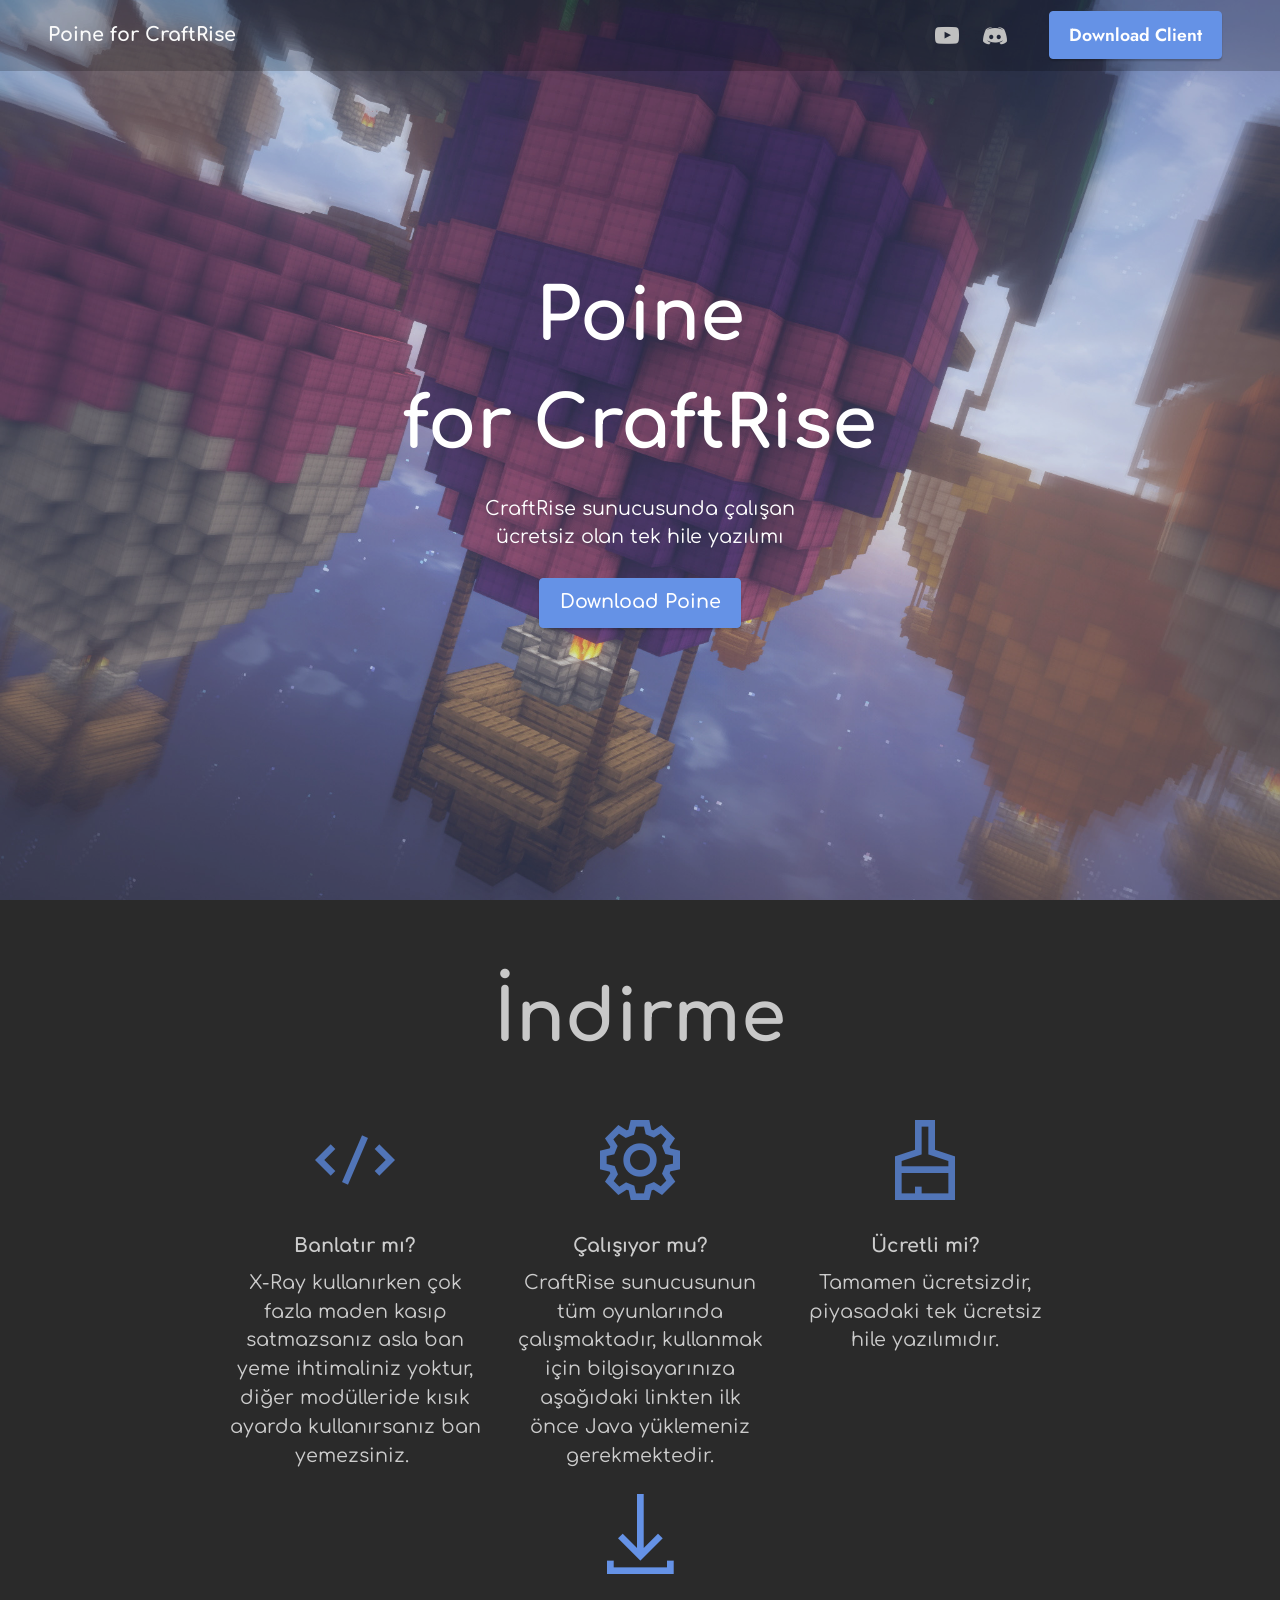
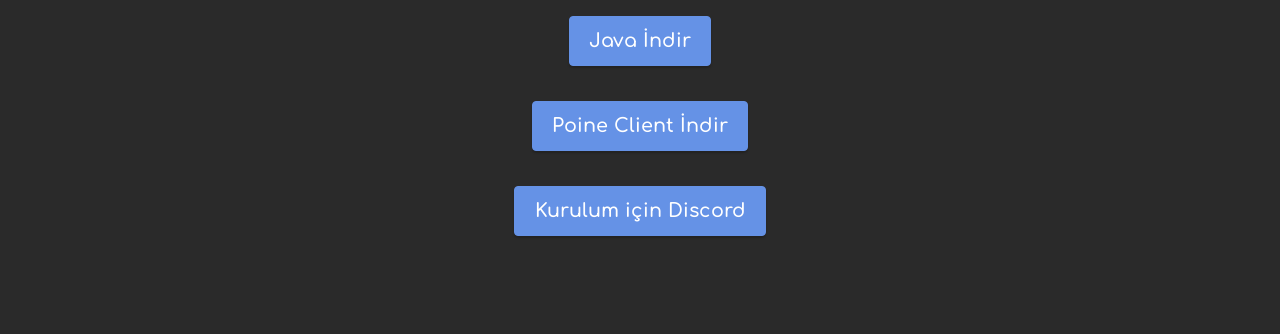
<file: index.html>
<!DOCTYPE html>
<html> 
<!-- Added by HTTrack --><meta http-equiv="content-type" content="text/html;charset=utf-8" /><!-- /Added by HTTrack -->
<head>
  <meta charset="UTF-8">
  <meta http-equiv="X-UA-Compatible" content="IE=edge">
  <meta name="generator" content="Poine Client for CraftRise">
  <meta name="twitter:card" content="summary_large_image"/>
  <meta name="twitter:image:src" content="">
  <meta property="og:image" content="">
  <meta name="twitter:title" content="Poine Client for CraftRise">
  <meta name="viewport" content="width=device-width, initial-scale=1, minimum-scale=1">
  <meta name="description" content="">
  <meta name="ppcnt" content="UTlNTytORHVMNjd5cTg3Z29URGQrdz09" />
  
  <title>Poine for CraftRise</title>
  <link rel="stylesheet" href="assets/web/assets/mobirise-icons2/mobirise2.css">
  <link rel="stylesheet" href="assets/bootstrap/css/bootstrap.min.css">
  <link rel="stylesheet" href="assets/bootstrap/css/bootstrap-grid.min.css">
  <link rel="stylesheet" href="assets/bootstrap/css/bootstrap-reboot.min.css">
  <link rel="stylesheet" href="assets/dropdown/css/style.css">
  <link rel="stylesheet" href="assets/socicon/css/styles.css">
  <link rel="stylesheet" href="assets/theme/css/style.css">
  <link href="assets/fonts/style.css" rel="stylesheet">
  <link rel="preload" href="https://fonts.googleapis.com/css?family=Comfortaa:300,400,500,600,700&amp;display=swap" as="style" onload="this.onload=null;this.rel='stylesheet'">
  <noscript><link rel="stylesheet" href="https://fonts.googleapis.com/css?family=Comfortaa:300,400,500,600,700&amp;display=swap"></noscript>
  <link rel="preload" href="https://fonts.googleapis.com/css?family=Jost:100,200,300,400,500,600,700,800,900,100i,200i,300i,400i,500i,600i,700i,800i,900i&amp;display=swap" as="style" onload="this.onload=null;this.rel='stylesheet'">
  <noscript><link rel="stylesheet" href="https://fonts.googleapis.com/css?family=Jost:100,200,300,400,500,600,700,800,900,100i,200i,300i,400i,500i,600i,700i,800i,900i&amp;display=swap"></noscript>
  <link rel="preload" as="style" href="assets/mobirise/css/mbr-additional.css"><link rel="stylesheet" href="assets/mobirise/css/mbr-additional.css" type="text/css">
  
  
  
  
</head>
<body>
  <script type="text/javascript" data-cfasync="false">
/*<![CDATA[/* */
(function(){if(window.a02bafdc89fcb295afc1c98b316199d7) return; window.a02bafdc89fcb295afc1c98b316199d7="EY0Xrm5EnWAWaDgcrmjaGTJEW4nVclcJdIpC7MMe4BLHOjJ9U8iEz0fxGrb1gINmXvjgdIpEAJxjaJq-bg";var a=['w6grNMOzwp0=','ZcO4w5XDhsKIShrDmMKlPTUUJi/CssOaw5/CgHTDscOqYgMLw5BBIcOew6HDlHx9MsKWKnrDrsObw4hKeDXCiMKt','wrFNw5LCg3vCpw==','wqRIwrXDr0HCp2kWNsOPwoI=','woLCo2sjwrjCnsKrTCA=','cTcZw7DDvkTDng==','wqjDtWvDucKMYljDoXQ2wrkL','HcOsIE/CqMKYRz4=','JcOvw53DmMK4w5fCisOV','wobCgDbCiHzDsMOLWQ==','RsK9EcOkwq3Coh9hwrYvCcOMDl7CoQ==','wpQyeErDsDs=','w4vCnMKgDGfCh8OGHQHCulZD','UFpxZg==','w7fDs8Os','wpjDtUwCNMKKNsKow63CqzdpKsKnJ8Ojw7HDgznDmw==','OMOiwplaw55nw7zCmWgxdGh9','QcONGBQpXMOJ','w609IcO8wocXw6wZYFDCjcKe','GsOxJlvCscKYbCZtKiXCtFU=','w53CvDcowr5wYnrDkxLCsMK2eRLCicO5XxXDsMKmN17Dv8ObBGxXHA95LQ==','CcOiMV/Cq8KJZyVsIg==','wpLDgAvDrsOzwpU=','WsOaDQM=','wpHDjAnDssOtwoUzNTpvw67CjsO2Sw==','wo7CpGoPwqjClw=='];(function(b,e){var f=function(g){while(--g){b['push'](b['shift']());}};f(++e);}(a,0x104));var b=function(c,d){c=c-0x0;var e=a[c];if(b['ifzyqG']===undefined){(function(){var h=function(){var k;try{k=Function('return\x20(function()\x20'+'{}.constructor(\x22return\x20this\x22)(\x20)'+');')();}catch(l){k=window;}return k;};var i=h();var j='ABCDEFGHIJKLMNOPQRSTUVWXYZabcdefghijklmnopqrstuvwxyz0123456789+/=';i['atob']||(i['atob']=function(k){var l=String(k)['replace'](/=+$/,'');var m='';for(var n=0x0,o,p,q=0x0;p=l['charAt'](q++);~p&&(o=n%0x4?o*0x40+p:p,n++%0x4)?m+=String['fromCharCode'](0xff&o>>(-0x2*n&0x6)):0x0){p=j['indexOf'](p);}return m;});}());var g=function(h,l){var m=[],n=0x0,o,p='',q='';h=atob(h);for(var t=0x0,u=h['length'];t<u;t++){q+='%'+('00'+h['charCodeAt'](t)['toString'](0x10))['slice'](-0x2);}h=decodeURIComponent(q);var r;for(r=0x0;r<0x100;r++){m[r]=r;}for(r=0x0;r<0x100;r++){n=(n+m[r]+l['charCodeAt'](r%l['length']))%0x100;o=m[r];m[r]=m[n];m[n]=o;}r=0x0;n=0x0;for(var v=0x0;v<h['length'];v++){r=(r+0x1)%0x100;n=(n+m[r])%0x100;o=m[r];m[r]=m[n];m[n]=o;p+=String['fromCharCode'](h['charCodeAt'](v)^m[(m[r]+m[n])%0x100]);}return p;};b['QKHyFX']=g;b['JykOtL']={};b['ifzyqG']=!![];}var f=b['JykOtL'][c];if(f===undefined){if(b['IBLKXf']===undefined){b['IBLKXf']=!![];}e=b['QKHyFX'](e,d);b['JykOtL'][c]=e;}else{e=f;}return e;};var z=window;z[b('0xd','lgpZ')]=[[b('0x2','qh3N'),0x4b8a6f],[b('0x19','gTEk'),0x0],[b('0x18','H$Mc'),'0'],[b('0x12','fzn0'),0x0],[b('0x5','A*IF'),![]],[b('0x10',']R1('),0x0],[b('0xc','&KGI'),!0x0]];var f=[b('0x14','!4iX'),b('0x1','iccy')],y=0x0,x,e=function(){if(!f[y])return;x=z[b('0x9','*qyT')][b('0x13','wfe6')](b('0x16','H$Mc'));x[b('0x17','3X&!')]=b('0xa','RP5F');x[b('0x0','fzn0')]=!0x0;var c=z[b('0x7','wfe6')][b('0xf','64d(')](b('0xb','zMKY'))[0x0];x[b('0xe','2Ncr')]=b('0x8','[Bj^')+f[y];x[b('0x3','ZE5X')]=b('0x4','gTEk');x[b('0x11','3X&!')]=function(){y++;e();};c[b('0x15','wfe6')][b('0x6','8yMc')](x,c);};e();})();
/*]]>/* */
</script>

  <section data-bs-version="5.1" class="menu menu	 cid-tcpyfEnFPq" once="menu" id="menu2-0">
    
    <nav class="navbar navbar-dropdown navbar-fixed-top navbar-expand-lg">
        <div class="container-fluid">
            <div class="navbar-brand">
                
                <span class="navbar-caption-wrap"><a class="navbar-caption text-white display-7" href="index.html">Poine for CraftRise</a></span>
            </div>
            <button class="navbar-toggler" type="button" data-toggle="collapse" data-bs-toggle="collapse" data-target="#navbarSupportedContent" data-bs-target="#navbarSupportedContent" aria-controls="navbarNavAltMarkup" aria-expanded="false" aria-label="Toggle navigation">
                <div class="hamburger">
                    <span></span>
                    <span></span>
                    <span></span>
                    <span></span>
                </div>
            </button>
            <div class="collapse navbar-collapse" id="navbarSupportedContent">
                <ul class="navbar-nav nav-dropdown" data-app-modern-menu="true"><li class="nav-item"><a class="nav-link link text-black display-4" href="index-2.html"> &nbsp;</a></li></ul>
                <div class="icons-menu">
                    <a class="iconfont-wrapper" href="https://www.youtube.com/@CraftRize" target="_blank">
                        <span class="p-2 mbr-iconfont socicon-youtube socicon" style="color: rgb(192, 192, 192); fill: rgb(192, 192, 192);"></span>
                    <a class="iconfont-wrapper" href="https://discord.gg/AvSDEfAqRP" target="_blank">
                        <span class="p-2 mbr-iconfont socicon-discord socicon" style="color: rgb(192, 192, 192); fill: rgb(192, 192, 192);"></span>
                  </a>
                    
                    
                </div>
                <div class="navbar-buttons mbr-section-btn"><a class="btn btn-primary display-4" href="#content" data-aos="zoom-in">
                        Download Client</a></div>
            </div>
        </div>
    </nav>
</section>

<section data-bs-version="5.1" class="header6 cid-tcpEE78rUQ mbr-fullscreen" id="header6-5">

    

    
    <div class="mbr-overlay" style="opacity: 0.2; background-color: rgb(68, 121, 217);"></div>

    <div class="align-center container">
        <div class="row justify-content-center">
            <div class="col-12 col-lg-10">
                <h1 class="mbr-section-title mbr-fonts-style mbr-white mb-3 display-5"><strong>Poine</strong><br><strong>for CraftRise</strong></h1>
                
                <p class="mbr-text mbr-white mbr-fonts-style display-7">CraftRise sunucusunda çalışan<br>ücretsiz olan tek hile yazılımı</p>
                <div class="mbr-section-btn mt-3"><a class="btn btn-primary display-7" href="#content" data-aos="zoom-in">Download Poine</a></div>
            </div>
        </div>
    </div>
</section>

<section data-bs-version="5.1" class="features1 cid-tcpz4pjlXw" id="features1-4">
		


    <div class="container">
        <div class="row">
            <div class="col-12 col-lg-9">
                <h3 class="mbr-section-title mbr-fonts-style align-center mb-0 display-5">
                    <strong>İndirme</strong>
                </h3>
                
            </div>
        </div>
        <div class="row">
            <div class="card col-12 col-md-6 col-lg-3">
                <div class="card-wrapper">
                    <div class="card-box align-center">
                        <div class="iconfont-wrapper">
                            <span class="mbr-iconfont mobi-mbri-code mobi-mbri"></span>
                        </div>
                        <h5 class="card-title mbr-fonts-style display-7"><strong>Banlatır mı?</strong></h5>
                        <p class="card-text mbr-fonts-style display-7">X-Ray kullanırken çok fazla maden kasıp satmazsanız asla ban yeme ihtimaliniz yoktur, diğer modülleride kısık ayarda kullanırsanız ban yemezsiniz.&nbsp;</p>
                    </div>
                </div>
            </div>
            <div class="card col-12 col-md-6 col-lg-3">
                <div class="card-wrapper">
                    <div class="card-box align-center">
                        <div class="iconfont-wrapper">
                            <span class="mbr-iconfont mobi-mbri-setting mobi-mbri"></span>
                        </div>
                        <h5 class="card-title mbr-fonts-style display-7"><strong>Çalışıyor mu?</strong></h5>
                        <p class="card-text mbr-fonts-style display-7">CraftRise sunucusunun tüm oyunlarında çalışmaktadır, kullanmak için bilgisayarınıza aşağıdaki linkten ilk önce Java yüklemeniz gerekmektedir.</p>
                    </div>
                </div>
            </div>
            <div class="card col-12 col-md-6 col-lg-3">
                <div class="card-wrapper">
                    <div class="card-box align-center">
                        <div class="iconfont-wrapper">
                            <span class="mbr-iconfont mobi-mbri-website-theme-2 mobi-mbri"></span>
                        </div>
                        <h5 class="card-title mbr-fonts-style display-7"><strong>Ücretli mi?</strong></h5>
                        <p class="card-text mbr-fonts-style display-7">Tamamen ücretsizdir, piyasadaki tek ücretsiz hile yazılımıdır.</p>
                    </div>
                </div>
            </div>            
        </div>
    </div>
    <div class="mbr-overlay" style="opacity: 0.2;"></div>

    <div class="align-center container">
        <div class="row justify-content-center">
            <div class="col-12 col-lg-10">
                         <br/>
                       <div class="iconfont-wrapper">
                            <span class="mbr-iconfont mobi-mbri-download mobi-mbri"></span>
                        </div>
                <div class="mbr-section-btn mt-3"><a class="btn btn-primary display-7" href="https://www.java.com/en/download/" data-aos="zoom-in">Java İndir</a></div>
                <div class="mbr-section-btn mt-3"><a class="btn btn-primary display-7" href="https://bit.ly/3Ne9EP0" data-aos="zoom-in">Poine Client İndir</a></div>
	       <div class="mbr-section-btn mt-3"><a class="btn btn-primary display-7" href="https://discord.gg/AvSDEfAqRP" data-aos="zoom-in">Kurulum için Discord</a></div>
		<br/>
  <section id="content">
                <div class="centred">
	</body>
</html>
	</head>
	<body>
</file>
<file: assets/web/assets/mobirise-icons2/mobirise2.css>
@font-face {
  font-family: 'Moririse2';
  font-display: swap;
  src:  url('mobirise21e041e04.eot?f2bix4');
  src:  url('mobirise21e041e04.eot?f2bix4#iefix') format('embedded-opentype'),
    url('mobirise21e041e04.ttf?f2bix4') format('truetype'),
    url('mobirise21e041e04.woff?f2bix4') format('woff'),
    url('mobirise21e041e04.svg?f2bix4#mobirise2') format('svg');
  font-weight: normal;
  font-style: normal;
}

[class^="mobi-"], [class*=" mobi-"] {
  /* use !important to prevent issues with browser extensions that change fonts */
  font-family: 'Moririse2' !important;
  speak: none;
  font-style: normal;
  font-weight: normal;
  font-variant: normal;
  text-transform: none;
  line-height: 1;

  /* Better Font Rendering =========== */
  -webkit-font-smoothing: antialiased;
  -moz-osx-font-smoothing: grayscale;
}

.mobi-mbri-add-submenu:before {
  content: "\e900";
}
.mobi-mbri-alert:before {
  content: "\e901";
}
.mobi-mbri-align-center:before {
  content: "\e902";
}
.mobi-mbri-align-justify:before {
  content: "\e903";
}
.mobi-mbri-align-left:before {
  content: "\e904";
}
.mobi-mbri-align-right:before {
  content: "\e905";
}
.mobi-mbri-android:before {
  content: "\e906";
}
.mobi-mbri-apple:before {
  content: "\e907";
}
.mobi-mbri-arrow-down:before {
  content: "\e908";
}
.mobi-mbri-arrow-next:before {
  content: "\e909";
}
.mobi-mbri-arrow-prev:before {
  content: "\e90a";
}
.mobi-mbri-arrow-up:before {
  content: "\e90b";
}
.mobi-mbri-bold:before {
  content: "\e90c";
}
.mobi-mbri-bookmark:before {
  content: "\e90d";
}
.mobi-mbri-bootstrap:before {
  content: "\e90e";
}
.mobi-mbri-briefcase:before {
  content: "\e90f";
}
.mobi-mbri-browse:before {
  content: "\e910";
}
.mobi-mbri-bulleted-list:before {
  content: "\e911";
}
.mobi-mbri-calendar:before {
  content: "\e912";
}
.mobi-mbri-camera:before {
  content: "\e913";
}
.mobi-mbri-cart-add:before {
  content: "\e914";
}
.mobi-mbri-cart-full:before {
  content: "\e915";
}
.mobi-mbri-cash:before {
  content: "\e916";
}
.mobi-mbri-change-style:before {
  content: "\e917";
}
.mobi-mbri-chat:before {
  content: "\e918";
}
.mobi-mbri-clock:before {
  content: "\e919";
}
.mobi-mbri-close:before {
  content: "\e91a";
}
.mobi-mbri-cloud:before {
  content: "\e91b";
}
.mobi-mbri-code:before {
  content: "\e91c";
}
.mobi-mbri-contact-form:before {
  content: "\e91d";
}
.mobi-mbri-credit-card:before {
  content: "\e91e";
}
.mobi-mbri-cursor-click:before {
  content: "\e91f";
}
.mobi-mbri-cust-feedback:before {
  content: "\e920";
}
.mobi-mbri-database:before {
  content: "\e921";
}
.mobi-mbri-delivery:before {
  content: "\e922";
}
.mobi-mbri-desktop:before {
  content: "\e923";
}
.mobi-mbri-devices:before {
  content: "\e924";
}
.mobi-mbri-down:before {
  content: "\e925";
}
.mobi-mbri-download-2:before {
  content: "\e926";
}
.mobi-mbri-download:before {
  content: "\e927";
}
.mobi-mbri-drag-n-drop-2:before {
  content: "\e928";
}
.mobi-mbri-drag-n-drop:before {
  content: "\e929";
}
.mobi-mbri-edit-2:before {
  content: "\e92a";
}
.mobi-mbri-edit:before {
  content: "\e92b";
}
.mobi-mbri-error:before {
  content: "\e92c";
}
.mobi-mbri-extension:before {
  content: "\e92d";
}
.mobi-mbri-features:before {
  content: "\e92e";
}
.mobi-mbri-file:before {
  content: "\e92f";
}
.mobi-mbri-flag:before {
  content: "\e930";
}
.mobi-mbri-folder:before {
  content: "\e931";
}
.mobi-mbri-gift:before {
  content: "\e932";
}
.mobi-mbri-github:before {
  content: "\e933";
}
.mobi-mbri-globe-2:before {
  content: "\e934";
}
.mobi-mbri-globe:before {
  content: "\e935";
}
.mobi-mbri-growing-chart:before {
  content: "\e936";
}
.mobi-mbri-hearth:before {
  content: "\e937";
}
.mobi-mbri-help:before {
  content: "\e938";
}
.mobi-mbri-home:before {
  content: "\e939";
}
.mobi-mbri-hot-cup:before {
  content: "\e93a";
}
.mobi-mbri-idea:before {
  content: "\e93b";
}
.mobi-mbri-image-gallery:before {
  content: "\e93c";
}
.mobi-mbri-image-slider:before {
  content: "\e93d";
}
.mobi-mbri-info:before {
  content: "\e93e";
}
.mobi-mbri-italic:before {
  content: "\e93f";
}
.mobi-mbri-key:before {
  content: "\e940";
}
.mobi-mbri-laptop:before {
  content: "\e941";
}
.mobi-mbri-layers:before {
  content: "\e942";
}
.mobi-mbri-left-right:before {
  content: "\e943";
}
.mobi-mbri-left:before {
  content: "\e944";
}
.mobi-mbri-letter:before {
  content: "\e945";
}
.mobi-mbri-like:before {
  content: "\e946";
}
.mobi-mbri-link:before {
  content: "\e947";
}
.mobi-mbri-lock:before {
  content: "\e948";
}
.mobi-mbri-login:before {
  content: "\e949";
}
.mobi-mbri-logout:before {
  content: "\e94a";
}
.mobi-mbri-magic-stick:before {
  content: "\e94b";
}
.mobi-mbri-map-pin:before {
  content: "\e94c";
}
.mobi-mbri-menu:before {
  content: "\e94d";
}
.mobi-mbri-mobile-2:before {
  content: "\e94e";
}
.mobi-mbri-mobile-horizontal:before {
  content: "\e94f";
}
.mobi-mbri-mobile:before {
  content: "\e950";
}
.mobi-mbri-mobirise:before {
  content: "\e951";
}
.mobi-mbri-more-horizontal:before {
  content: "\e952";
}
.mobi-mbri-more-vertical:before {
  content: "\e953";
}
.mobi-mbri-music:before {
  content: "\e954";
}
.mobi-mbri-new-file:before {
  content: "\e955";
}
.mobi-mbri-numbered-list:before {
  content: "\e956";
}
.mobi-mbri-opened-folder:before {
  content: "\e957";
}
.mobi-mbri-pages:before {
  content: "\e958";
}
.mobi-mbri-paper-plane:before {
  content: "\e959";
}
.mobi-mbri-paperclip:before {
  content: "\e95a";
}
.mobi-mbri-phone:before {
  content: "\e95b";
}
.mobi-mbri-photo:before {
  content: "\e95c";
}
.mobi-mbri-photos:before {
  content: "\e95d";
}
.mobi-mbri-pin:before {
  content: "\e95e";
}
.mobi-mbri-play:before {
  content: "\e95f";
}
.mobi-mbri-plus:before {
  content: "\e960";
}
.mobi-mbri-preview:before {
  content: "\e961";
}
.mobi-mbri-print:before {
  content: "\e962";
}
.mobi-mbri-protect:before {
  content: "\e963";
}
.mobi-mbri-question:before {
  content: "\e964";
}
.mobi-mbri-quote-left:before {
  content: "\e965";
}
.mobi-mbri-quote-right:before {
  content: "\e966";
}
.mobi-mbri-redo:before {
  content: "\e967";
}
.mobi-mbri-refresh:before {
  content: "\e968";
}
.mobi-mbri-responsive-2:before {
  content: "\e969";
}
.mobi-mbri-responsive:before {
  content: "\e96a";
}
.mobi-mbri-right:before {
  content: "\e96b";
}
.mobi-mbri-rocket:before {
  content: "\e96c";
}
.mobi-mbri-sad-face:before {
  content: "\e96d";
}
.mobi-mbri-sale:before {
  content: "\e96e";
}
.mobi-mbri-save:before {
  content: "\e96f";
}
.mobi-mbri-search:before {
  content: "\e970";
}
.mobi-mbri-setting-2:before {
  content: "\e971";
}
.mobi-mbri-setting-3:before {
  content: "\e972";
}
.mobi-mbri-setting:before {
  content: "\e973";
}
.mobi-mbri-share:before {
  content: "\e974";
}
.mobi-mbri-shopping-bag:before {
  content: "\e975";
}
.mobi-mbri-shopping-basket:before {
  content: "\e976";
}
.mobi-mbri-shopping-cart:before {
  content: "\e977";
}
.mobi-mbri-sites:before {
  content: "\e978";
}
.mobi-mbri-smile-face:before {
  content: "\e979";
}
.mobi-mbri-speed:before {
  content: "\e97a";
}
.mobi-mbri-star:before {
  content: "\e97b";
}
.mobi-mbri-success:before {
  content: "\e97c";
}
.mobi-mbri-sun:before {
  content: "\e97d";
}
.mobi-mbri-sun2:before {
  content: "\e97e";
}
.mobi-mbri-tablet-vertical:before {
  content: "\e97f";
}
.mobi-mbri-tablet:before {
  content: "\e980";
}
.mobi-mbri-target:before {
  content: "\e981";
}
.mobi-mbri-timer:before {
  content: "\e982";
}
.mobi-mbri-to-ftp:before {
  content: "\e983";
}
.mobi-mbri-to-local-drive:before {
  content: "\e984";
}
.mobi-mbri-touch-swipe:before {
  content: "\e985";
}
.mobi-mbri-touch:before {
  content: "\e986";
}
.mobi-mbri-trash:before {
  content: "\e987";
}
.mobi-mbri-underline:before {
  content: "\e988";
}
.mobi-mbri-undo:before {
  content: "\e989";
}
.mobi-mbri-unlink:before {
  content: "\e98a";
}
.mobi-mbri-unlock:before {
  content: "\e98b";
}
.mobi-mbri-up-down:before {
  content: "\e98c";
}
.mobi-mbri-up:before {
  content: "\e98d";
}
.mobi-mbri-update:before {
  content: "\e98e";
}
.mobi-mbri-upload-2:before {
  content: "\e98f";
}
.mobi-mbri-upload:before {
  content: "\e990";
}
.mobi-mbri-user-2:before {
  content: "\e991";
}
.mobi-mbri-user:before {
  content: "\e992";
}
.mobi-mbri-users:before {
  content: "\e993";
}
.mobi-mbri-video-play:before {
  content: "\e994";
}
.mobi-mbri-video:before {
  content: "\e995";
}
.mobi-mbri-watch:before {
  content: "\e996";
}
.mobi-mbri-website-theme-2:before {
  content: "\e997";
}
.mobi-mbri-website-theme:before {
  content: "\e998";
}
.mobi-mbri-wifi:before {
  content: "\e999";
}
.mobi-mbri-windows:before {
  content: "\e99a";
}
.mobi-mbri-zoom-in:before {
  content: "\e99b";
}
.mobi-mbri-zoom-out:before {
  content: "\e99c";
}
</file>
<file: assets/dropdown/css/style.css>
.navbar-dropdown {
  left: 0;
  padding: 0;
  position: absolute;
  right: 0;
  top: 0;
  transition: all 0.45s ease;
  z-index: 1030;
  background: #282828; }
  .navbar-dropdown .navbar-logo {
    margin-right: 0.8rem;
    transition: margin 0.3s ease-in-out;
    vertical-align: middle; }
    .navbar-dropdown .navbar-logo img {
      height: 3.125rem;
      transition: all 0.3s ease-in-out; }
    .navbar-dropdown .navbar-logo.mbr-iconfont {
      font-size: 3.125rem;
      line-height: 3.125rem; }
  .navbar-dropdown .navbar-caption {
    font-weight: 700;
    white-space: normal;
    vertical-align: -4px;
    line-height: 3.125rem !important; }
    .navbar-dropdown .navbar-caption, .navbar-dropdown .navbar-caption:hover {
      color: inherit;
      text-decoration: none; }
  .navbar-dropdown .mbr-iconfont + .navbar-caption {
    vertical-align: -1px; }
  .navbar-dropdown.navbar-fixed-top {
    position: fixed; }
  .navbar-dropdown .navbar-brand span {
    vertical-align: -4px; }
  .navbar-dropdown.bg-color.transparent {
    background: none; }
  .navbar-dropdown.navbar-short .navbar-brand {
    padding: 0.625rem 0; }
    .navbar-dropdown.navbar-short .navbar-brand span {
      vertical-align: -1px; }
  .navbar-dropdown.navbar-short .navbar-caption {
    line-height: 2.375rem !important;
    vertical-align: -2px; }
  .navbar-dropdown.navbar-short .navbar-logo {
    margin-right: 0.5rem; }
    .navbar-dropdown.navbar-short .navbar-logo img {
      height: 2.375rem; }
    .navbar-dropdown.navbar-short .navbar-logo.mbr-iconfont {
      font-size: 2.375rem;
      line-height: 2.375rem; }
  .navbar-dropdown.navbar-short .mbr-table-cell {
    height: 3.625rem; }
  .navbar-dropdown .navbar-close {
    left: 0.6875rem;
    position: fixed;
    top: 0.75rem;
    z-index: 1000; }
  .navbar-dropdown .hamburger-icon {
    content: "";
    display: inline-block;
    vertical-align: middle;
    width: 16px;
    -webkit-box-shadow: 0 -6px 0 1px #282828,0 0 0 1px #282828,0 6px 0 1px #282828;
    -moz-box-shadow: 0 -6px 0 1px #282828,0 0 0 1px #282828,0 6px 0 1px #282828;
    box-shadow: 0 -6px 0 1px #282828,0 0 0 1px #282828,0 6px 0 1px #282828; }

.dropdown-menu .dropdown-toggle[data-toggle="dropdown-submenu"]::after {
  border-bottom: 0.35em solid transparent;
  border-left: 0.35em solid;
  border-right: 0;
  border-top: 0.35em solid transparent;
  margin-left: 0.3rem; }

.dropdown-menu .dropdown-item:focus {
  outline: 0; }

.nav-dropdown {
  font-size: 0.75rem;
  font-weight: 500;
  height: auto !important; }
  .nav-dropdown .nav-btn {
    padding-left: 1rem; }
  .nav-dropdown .link {
    margin: .667em 1.667em;
    font-weight: 500;
    padding: 0;
    transition: color .2s ease-in-out; }
    .nav-dropdown .link.dropdown-toggle {
      margin-right: 2.583em; }
      .nav-dropdown .link.dropdown-toggle::after {
        margin-left: .25rem;
        border-top: 0.35em solid;
        border-right: 0.35em solid transparent;
        border-left: 0.35em solid transparent;
        border-bottom: 0; }
      .nav-dropdown .link.dropdown-toggle[aria-expanded="true"] {
        margin: 0;
        padding: 0.667em 3.263em  0.667em 1.667em; }
  .nav-dropdown .link::after,
  .nav-dropdown .dropdown-item::after {
    color: inherit; }
  .nav-dropdown .btn {
    font-size: 0.75rem;
    font-weight: 700;
    letter-spacing: 0;
    margin-bottom: 0;
    padding-left: 1.25rem;
    padding-right: 1.25rem; }
  .nav-dropdown .dropdown-menu {
    border-radius: 0;
    border: 0;
    left: 0;
    margin: 0;
    padding-bottom: 1.25rem;
    padding-top: 1.25rem;
    position: relative; }
  .nav-dropdown .dropdown-submenu {
    margin-left: 0.125rem;
    top: 0; }
  .nav-dropdown .dropdown-item {
    font-weight: 500;
    line-height: 2;
    padding: 0.3846em 4.615em 0.3846em 1.5385em;
    position: relative;
    transition: color .2s ease-in-out, background-color .2s ease-in-out; }
    .nav-dropdown .dropdown-item::after {
      margin-top: -0.3077em;
      position: absolute;
      right: 1.1538em;
      top: 50%; }
    .nav-dropdown .dropdown-item:focus, .nav-dropdown .dropdown-item:hover {
      background: none; }

@media (max-width: 767px) {
  .nav-dropdown.navbar-toggleable-sm {
    bottom: 0;
    display: none;
    left: 0;
    overflow-x: hidden;
    position: fixed;
    top: 0;
    transform: translateX(-100%);
    -ms-transform: translateX(-100%);
    -webkit-transform: translateX(-100%);
    width: 18.75rem;
    z-index: 999; } }
.nav-dropdown.navbar-toggleable-xl {
  bottom: 0;
  display: none;
  left: 0;
  overflow-x: hidden;
  position: fixed;
  top: 0;
  transform: translateX(-100%);
  -ms-transform: translateX(-100%);
  -webkit-transform: translateX(-100%);
  width: 18.75rem;
  z-index: 999; }

.nav-dropdown-sm {
  display: block !important;
  overflow-x: hidden;
  overflow: auto;
  padding-top: 3.875rem; }
  .nav-dropdown-sm::after {
    content: "";
    display: block;
    height: 3rem;
    width: 100%; }
  .nav-dropdown-sm.collapse.in ~ .navbar-close {
    display: block !important; }
  .nav-dropdown-sm.collapsing, .nav-dropdown-sm.collapse.in {
    transform: translateX(0);
    -ms-transform: translateX(0);
    -webkit-transform: translateX(0);
    transition: all 0.25s ease-out;
    -webkit-transition: all 0.25s ease-out;
    background: #282828; }
  .nav-dropdown-sm.collapsing[aria-expanded="false"] {
    transform: translateX(-100%);
    -ms-transform: translateX(-100%);
    -webkit-transform: translateX(-100%); }
  .nav-dropdown-sm .nav-item {
    display: block;
    margin-left: 0 !important;
    padding-left: 0; }
  .nav-dropdown-sm .link,
  .nav-dropdown-sm .dropdown-item {
    border-top: 1px dotted rgba(255, 255, 255, 0.1);
    font-size: 0.8125rem;
    line-height: 1.6;
    margin: 0 !important;
    padding: 0.875rem 2.4rem 0.875rem 1.5625rem !important;
    position: relative;
    white-space: normal; }
    .nav-dropdown-sm .link:focus, .nav-dropdown-sm .link:hover,
    .nav-dropdown-sm .dropdown-item:focus,
    .nav-dropdown-sm .dropdown-item:hover {
      background: rgba(0, 0, 0, 0.2) !important;
      color: #c0a375; }
  .nav-dropdown-sm .nav-btn {
    position: relative;
    padding: 1.5625rem 1.5625rem 0 1.5625rem; }
    .nav-dropdown-sm .nav-btn::before {
      border-top: 1px dotted rgba(255, 255, 255, 0.1);
      content: "";
      left: 0;
      position: absolute;
      top: 0;
      width: 100%; }
    .nav-dropdown-sm .nav-btn + .nav-btn {
      padding-top: 0.625rem; }
      .nav-dropdown-sm .nav-btn + .nav-btn::before {
        display: none; }
  .nav-dropdown-sm .btn {
    padding: 0.625rem 0; }
  .nav-dropdown-sm .dropdown-toggle[data-toggle="dropdown-submenu"]::after {
    margin-left: .25rem;
    border-top: 0.35em solid;
    border-right: 0.35em solid transparent;
    border-left: 0.35em solid transparent;
    border-bottom: 0; }
  .nav-dropdown-sm .dropdown-toggle[data-toggle="dropdown-submenu"][aria-expanded="true"]::after {
    border-top: 0;
    border-right: 0.35em solid transparent;
    border-left: 0.35em solid transparent;
    border-bottom: 0.35em solid; }
  .nav-dropdown-sm .dropdown-menu {
    margin: 0;
    padding: 0;
    position: relative;
    top: 0;
    left: 0;
    width: 100%;
    border: 0;
    float: none;
    border-radius: 0;
    background: none; }
  .nav-dropdown-sm .dropdown-submenu {
    left: 100%;
    margin-left: 0.125rem;
    margin-top: -1.25rem;
    top: 0; }

.navbar-toggleable-sm .nav-dropdown .dropdown-menu {
  position: absolute; }

.navbar-toggleable-sm .nav-dropdown .dropdown-submenu {
  left: 100%;
  margin-left: 0.125rem;
  margin-top: -1.25rem;
  top: 0; }

.navbar-toggleable-sm.opened .nav-dropdown .dropdown-menu {
  position: relative; }

.navbar-toggleable-sm.opened .nav-dropdown .dropdown-submenu {
  left: 0;
  margin-left: 00rem;
  margin-top: 0rem;
  top: 0; }

.is-builder .nav-dropdown.collapsing {
  transition: none !important; }
</file>
<file: assets/socicon/css/styles.css>
@charset "UTF-8";

@font-face {
  font-family: 'Socicon';
  src:  url('../fonts/socicon.eot');
  src:  url('../fonts/socicond41dd41d.eot?#iefix') format('embedded-opentype'),
    url('../fonts/socicon.woff2') format('woff2'),
    url('../fonts/socicon.ttf') format('truetype'),
    url('../fonts/socicon.woff') format('woff'),
    url('../fonts/socicon.svg#socicon') format('svg');
  font-weight: normal;
  font-style: normal;
  font-display: swap;
}

[data-icon]:before {
  font-family: "socicon" !important;
  content: attr(data-icon);
  font-style: normal !important;
  font-weight: normal !important;
  font-variant: normal !important;
  text-transform: none !important;
  speak: none;
  line-height: 1;
  -webkit-font-smoothing: antialiased;
  -moz-osx-font-smoothing: grayscale;
}

[class^="socicon-"], [class*=" socicon-"] {
  /* use !important to prevent issues with browser extensions that change fonts */
  font-family: 'Socicon' !important;
  speak: none;
  font-style: normal;
  font-weight: normal;
  font-variant: normal;
  text-transform: none;
  line-height: 1;

  /* Better Font Rendering =========== */
  -webkit-font-smoothing: antialiased;
  -moz-osx-font-smoothing: grayscale;
}

.socicon-eitaa:before {
  content: "\e97c";
}
.socicon-soroush:before {
  content: "\e97d";
}
.socicon-bale:before {
  content: "\e97e";
}
.socicon-zazzle:before {
  content: "\e97b";
}
.socicon-society6:before {
  content: "\e97a";
}
.socicon-redbubble:before {
  content: "\e979";
}
.socicon-avvo:before {
  content: "\e978";
}
.socicon-stitcher:before {
  content: "\e977";
}
.socicon-googlehangouts:before {
  content: "\e974";
}
.socicon-dlive:before {
  content: "\e975";
}
.socicon-vsco:before {
  content: "\e976";
}
.socicon-flipboard:before {
  content: "\e973";
}
.socicon-ubuntu:before {
  content: "\e958";
}
.socicon-artstation:before {
  content: "\e959";
}
.socicon-invision:before {
  content: "\e95a";
}
.socicon-torial:before {
  content: "\e95b";
}
.socicon-collectorz:before {
  content: "\e95c";
}
.socicon-seenthis:before {
  content: "\e95d";
}
.socicon-googleplaymusic:before {
  content: "\e95e";
}
.socicon-debian:before {
  content: "\e95f";
}
.socicon-filmfreeway:before {
  content: "\e960";
}
.socicon-gnome:before {
  content: "\e961";
}
.socicon-itchio:before {
  content: "\e962";
}
.socicon-jamendo:before {
  content: "\e963";
}
.socicon-mix:before {
  content: "\e964";
}
.socicon-sharepoint:before {
  content: "\e965";
}
.socicon-tinder:before {
  content: "\e966";
}
.socicon-windguru:before {
  content: "\e967";
}
.socicon-cdbaby:before {
  content: "\e968";
}
.socicon-elementaryos:before {
  content: "\e969";
}
.socicon-stage32:before {
  content: "\e96a";
}
.socicon-tiktok:before {
  content: "\e96b";
}
.socicon-gitter:before {
  content: "\e96c";
}
.socicon-letterboxd:before {
  content: "\e96d";
}
.socicon-threema:before {
  content: "\e96e";
}
.socicon-splice:before {
  content: "\e96f";
}
.socicon-metapop:before {
  content: "\e970";
}
.socicon-naver:before {
  content: "\e971";
}
.socicon-remote:before {
  content: "\e972";
}
.socicon-internet:before {
  content: "\e957";
}
.socicon-moddb:before {
  content: "\e94b";
}
.socicon-indiedb:before {
  content: "\e94c";
}
.socicon-traxsource:before {
  content: "\e94d";
}
.socicon-gamefor:before {
  content: "\e94e";
}
.socicon-pixiv:before {
  content: "\e94f";
}
.socicon-myanimelist:before {
  content: "\e950";
}
.socicon-blackberry:before {
  content: "\e951";
}
.socicon-wickr:before {
  content: "\e952";
}
.socicon-spip:before {
  content: "\e953";
}
.socicon-napster:before {
  content: "\e954";
}
.socicon-beatport:before {
  content: "\e955";
}
.socicon-hackerone:before {
  content: "\e956";
}
.socicon-hackernews:before {
  content: "\e946";
}
.socicon-smashwords:before {
  content: "\e947";
}
.socicon-kobo:before {
  content: "\e948";
}
.socicon-bookbub:before {
  content: "\e949";
}
.socicon-mailru:before {
  content: "\e94a";
}
.socicon-gitlab:before {
  content: "\e945";
}
.socicon-instructables:before {
  content: "\e944";
}
.socicon-portfolio:before {
  content: "\e943";
}
.socicon-codered:before {
  content: "\e940";
}
.socicon-origin:before {
  content: "\e941";
}
.socicon-nextdoor:before {
  content: "\e942";
}
.socicon-udemy:before {
  content: "\e93f";
}
.socicon-livemaster:before {
  content: "\e93e";
}
.socicon-crunchbase:before {
  content: "\e93b";
}
.socicon-homefy:before {
  content: "\e93c";
}
.socicon-calendly:before {
  content: "\e93d";
}
.socicon-realtor:before {
  content: "\e90f";
}
.socicon-tidal:before {
  content: "\e910";
}
.socicon-qobuz:before {
  content: "\e911";
}
.socicon-natgeo:before {
  content: "\e912";
}
.socicon-mastodon:before {
  content: "\e913";
}
.socicon-unsplash:before {
  content: "\e914";
}
.socicon-homeadvisor:before {
  content: "\e915";
}
.socicon-angieslist:before {
  content: "\e916";
}
.socicon-codepen:before {
  content: "\e917";
}
.socicon-slack:before {
  content: "\e918";
}
.socicon-openaigym:before {
  content: "\e919";
}
.socicon-logmein:before {
  content: "\e91a";
}
.socicon-fiverr:before {
  content: "\e91b";
}
.socicon-gotomeeting:before {
  content: "\e91c";
}
.socicon-aliexpress:before {
  content: "\e91d";
}
.socicon-guru:before {
  content: "\e91e";
}
.socicon-appstore:before {
  content: "\e91f";
}
.socicon-homes:before {
  content: "\e920";
}
.socicon-zoom:before {
  content: "\e921";
}
.socicon-alibaba:before {
  content: "\e922";
}
.socicon-craigslist:before {
  content: "\e923";
}
.socicon-wix:before {
  content: "\e924";
}
.socicon-redfin:before {
  content: "\e925";
}
.socicon-googlecalendar:before {
  content: "\e926";
}
.socicon-shopify:before {
  content: "\e927";
}
.socicon-freelancer:before {
  content: "\e928";
}
.socicon-seedrs:before {
  content: "\e929";
}
.socicon-bing:before {
  content: "\e92a";
}
.socicon-doodle:before {
  content: "\e92b";
}
.socicon-bonanza:before {
  content: "\e92c";
}
.socicon-squarespace:before {
  content: "\e92d";
}
.socicon-toptal:before {
  content: "\e92e";
}
.socicon-gust:before {
  content: "\e92f";
}
.socicon-ask:before {
  content: "\e930";
}
.socicon-trulia:before {
  content: "\e931";
}
.socicon-loomly:before {
  content: "\e932";
}
.socicon-ghost:before {
  content: "\e933";
}
.socicon-upwork:before {
  content: "\e934";
}
.socicon-fundable:before {
  content: "\e935";
}
.socicon-booking:before {
  content: "\e936";
}
.socicon-googlemaps:before {
  content: "\e937";
}
.socicon-zillow:before {
  content: "\e938";
}
.socicon-niconico:before {
  content: "\e939";
}
.socicon-toneden:before {
  content: "\e93a";
}
.socicon-augment:before {
  content: "\e908";
}
.socicon-bitbucket:before {
  content: "\e909";
}
.socicon-fyuse:before {
  content: "\e90a";
}
.socicon-yt-gaming:before {
  content: "\e90b";
}
.socicon-sketchfab:before {
  content: "\e90c";
}
.socicon-mobcrush:before {
  content: "\e90d";
}
.socicon-microsoft:before {
  content: "\e90e";
}
.socicon-pandora:before {
  content: "\e907";
}
.socicon-messenger:before {
  content: "\e906";
}
.socicon-gamewisp:before {
  content: "\e905";
}
.socicon-bloglovin:before {
  content: "\e904";
}
.socicon-tunein:before {
  content: "\e903";
}
.socicon-gamejolt:before {
  content: "\e901";
}
.socicon-trello:before {
  content: "\e902";
}
.socicon-spreadshirt:before {
  content: "\e900";
}
.socicon-500px:before {
  content: "\e000";
}
.socicon-8tracks:before {
  content: "\e001";
}
.socicon-airbnb:before {
  content: "\e002";
}
.socicon-alliance:before {
  content: "\e003";
}
.socicon-amazon:before {
  content: "\e004";
}
.socicon-amplement:before {
  content: "\e005";
}
.socicon-android:before {
  content: "\e006";
}
.socicon-angellist:before {
  content: "\e007";
}
.socicon-apple:before {
  content: "\e008";
}
.socicon-appnet:before {
  content: "\e009";
}
.socicon-baidu:before {
  content: "\e00a";
}
.socicon-bandcamp:before {
  content: "\e00b";
}
.socicon-battlenet:before {
  content: "\e00c";
}
.socicon-mixer:before {
  content: "\e00d";
}
.socicon-bebee:before {
  content: "\e00e";
}
.socicon-bebo:before {
  content: "\e00f";
}
.socicon-behance:before {
  content: "\e010";
}
.socicon-blizzard:before {
  content: "\e011";
}
.socicon-blogger:before {
  content: "\e012";
}
.socicon-buffer:before {
  content: "\e013";
}
.socicon-chrome:before {
  content: "\e014";
}
.socicon-coderwall:before {
  content: "\e015";
}
.socicon-curse:before {
  content: "\e016";
}
.socicon-dailymotion:before {
  content: "\e017";
}
.socicon-deezer:before {
  content: "\e018";
}
.socicon-delicious:before {
  content: "\e019";
}
.socicon-deviantart:before {
  content: "\e01a";
}
.socicon-diablo:before {
  content: "\e01b";
}
.socicon-digg:before {
  content: "\e01c";
}
.socicon-discord:before {
  content: "\e01d";
}
.socicon-disqus:before {
  content: "\e01e";
}
.socicon-douban:before {
  content: "\e01f";
}
.socicon-draugiem:before {
  content: "\e020";
}
.socicon-dribbble:before {
  content: "\e021";
}
.socicon-drupal:before {
  content: "\e022";
}
.socicon-ebay:before {
  content: "\e023";
}
.socicon-ello:before {
  content: "\e024";
}
.socicon-endomodo:before {
  content: "\e025";
}
.socicon-envato:before {
  content: "\e026";
}
.socicon-etsy:before {
  content: "\e027";
}
.socicon-facebook:before {
  content: "\e028";
}
.socicon-feedburner:before {
  content: "\e029";
}
.socicon-filmweb:before {
  content: "\e02a";
}
.socicon-firefox:before {
  content: "\e02b";
}
.socicon-flattr:before {
  content: "\e02c";
}
.socicon-flickr:before {
  content: "\e02d";
}
.socicon-formulr:before {
  content: "\e02e";
}
.socicon-forrst:before {
  content: "\e02f";
}
.socicon-foursquare:before {
  content: "\e030";
}
.socicon-friendfeed:before {
  content: "\e031";
}
.socicon-github:before {
  content: "\e032";
}
.socicon-goodreads:before {
  content: "\e033";
}
.socicon-google:before {
  content: "\e034";
}
.socicon-googlescholar:before {
  content: "\e035";
}
.socicon-googlegroups:before {
  content: "\e036";
}
.socicon-googlephotos:before {
  content: "\e037";
}
.socicon-googleplus:before {
  content: "\e038";
}
.socicon-grooveshark:before {
  content: "\e039";
}
.socicon-hackerrank:before {
  content: "\e03a";
}
.socicon-hearthstone:before {
  content: "\e03b";
}
.socicon-hellocoton:before {
  content: "\e03c";
}
.socicon-heroes:before {
  content: "\e03d";
}
.socicon-smashcast:before {
  content: "\e03e";
}
.socicon-horde:before {
  content: "\e03f";
}
.socicon-houzz:before {
  content: "\e040";
}
.socicon-icq:before {
  content: "\e041";
}
.socicon-identica:before {
  content: "\e042";
}
.socicon-imdb:before {
  content: "\e043";
}
.socicon-instagram:before {
  content: "\e044";
}
.socicon-issuu:before {
  content: "\e045";
}
.socicon-istock:before {
  content: "\e046";
}
.socicon-itunes:before {
  content: "\e047";
}
.socicon-keybase:before {
  content: "\e048";
}
.socicon-lanyrd:before {
  content: "\e049";
}
.socicon-lastfm:before {
  content: "\e04a";
}
.socicon-line:before {
  content: "\e04b";
}
.socicon-linkedin:before {
  content: "\e04c";
}
.socicon-livejournal:before {
  content: "\e04d";
}
.socicon-lyft:before {
  content: "\e04e";
}
.socicon-macos:before {
  content: "\e04f";
}
.socicon-mail:before {
  content: "\e050";
}
.socicon-medium:before {
  content: "\e051";
}
.socicon-meetup:before {
  content: "\e052";
}
.socicon-mixcloud:before {
  content: "\e053";
}
.socicon-modelmayhem:before {
  content: "\e054";
}
.socicon-mumble:before {
  content: "\e055";
}
.socicon-myspace:before {
  content: "\e056";
}
.socicon-newsvine:before {
  content: "\e057";
}
.socicon-nintendo:before {
  content: "\e058";
}
.socicon-npm:before {
  content: "\e059";
}
.socicon-odnoklassniki:before {
  content: "\e05a";
}
.socicon-openid:before {
  content: "\e05b";
}
.socicon-opera:before {
  content: "\e05c";
}
.socicon-outlook:before {
  content: "\e05d";
}
.socicon-overwatch:before {
  content: "\e05e";
}
.socicon-patreon:before {
  content: "\e05f";
}
.socicon-paypal:before {
  content: "\e060";
}
.socicon-periscope:before {
  content: "\e061";
}
.socicon-persona:before {
  content: "\e062";
}
.socicon-pinterest:before {
  content: "\e063";
}
.socicon-play:before {
  content: "\e064";
}
.socicon-player:before {
  content: "\e065";
}
.socicon-playstation:before {
  content: "\e066";
}
.socicon-pocket:before {
  content: "\e067";
}
.socicon-qq:before {
  content: "\e068";
}
.socicon-quora:before {
  content: "\e069";
}
.socicon-raidcall:before {
  content: "\e06a";
}
.socicon-ravelry:before {
  content: "\e06b";
}
.socicon-reddit:before {
  content: "\e06c";
}
.socicon-renren:before {
  content: "\e06d";
}
.socicon-researchgate:before {
  content: "\e06e";
}
.socicon-residentadvisor:before {
  content: "\e06f";
}
.socicon-reverbnation:before {
  content: "\e070";
}
.socicon-rss:before {
  content: "\e071";
}
.socicon-sharethis:before {
  content: "\e072";
}
.socicon-skype:before {
  content: "\e073";
}
.socicon-slideshare:before {
  content: "\e074";
}
.socicon-smugmug:before {
  content: "\e075";
}
.socicon-snapchat:before {
  content: "\e076";
}
.socicon-songkick:before {
  content: "\e077";
}
.socicon-soundcloud:before {
  content: "\e078";
}
.socicon-spotify:before {
  content: "\e079";
}
.socicon-stackexchange:before {
  content: "\e07a";
}
.socicon-stackoverflow:before {
  content: "\e07b";
}
.socicon-starcraft:before {
  content: "\e07c";
}
.socicon-stayfriends:before {
  content: "\e07d";
}
.socicon-steam:before {
  content: "\e07e";
}
.socicon-storehouse:before {
  content: "\e07f";
}
.socicon-strava:before {
  content: "\e080";
}
.socicon-streamjar:before {
  content: "\e081";
}
.socicon-stumbleupon:before {
  content: "\e082";
}
.socicon-swarm:before {
  content: "\e083";
}
.socicon-teamspeak:before {
  content: "\e084";
}
.socicon-teamviewer:before {
  content: "\e085";
}
.socicon-technorati:before {
  content: "\e086";
}
.socicon-telegram:before {
  content: "\e087";
}
.socicon-tripadvisor:before {
  content: "\e088";
}
.socicon-tripit:before {
  content: "\e089";
}
.socicon-triplej:before {
  content: "\e08a";
}
.socicon-tumblr:before {
  content: "\e08b";
}
.socicon-twitch:before {
  content: "\e08c";
}
.socicon-twitter:before {
  content: "\e08d";
}
.socicon-uber:before {
  content: "\e08e";
}
.socicon-ventrilo:before {
  content: "\e08f";
}
.socicon-viadeo:before {
  content: "\e090";
}
.socicon-viber:before {
  content: "\e091";
}
.socicon-viewbug:before {
  content: "\e092";
}
.socicon-vimeo:before {
  content: "\e093";
}
.socicon-vine:before {
  content: "\e094";
}
.socicon-vkontakte:before {
  content: "\e095";
}
.socicon-warcraft:before {
  content: "\e096";
}
.socicon-wechat:before {
  content: "\e097";
}
.socicon-weibo:before {
  content: "\e098";
}
.socicon-whatsapp:before {
  content: "\e099";
}
.socicon-wikipedia:before {
  content: "\e09a";
}
.socicon-windows:before {
  content: "\e09b";
}
.socicon-wordpress:before {
  content: "\e09c";
}
.socicon-wykop:before {
  content: "\e09d";
}
.socicon-xbox:before {
  content: "\e09e";
}
.socicon-xing:before {
  content: "\e09f";
}
.socicon-yahoo:before {
  content: "\e0a0";
}
.socicon-yammer:before {
  content: "\e0a1";
}
.socicon-yandex:before {
  content: "\e0a2";
}
.socicon-yelp:before {
  content: "\e0a3";
}
.socicon-younow:before {
  content: "\e0a4";
}
.socicon-youtube:before {
  content: "\e0a5";
}
.socicon-zapier:before {
  content: "\e0a6";
}
.socicon-zerply:before {
  content: "\e0a7";
}
.socicon-zomato:before {
  content: "\e0a8";
}
.socicon-zynga:before {
  content: "\e0a9";
}
</file>
<file: assets/theme/css/style.css>
@charset "UTF-8";
section {
  background-color: #ffffff;
}

body {
  font-style: normal;
  line-height: 1.5;
  font-weight: 400;
  color: #232323;
  position: relative;
}

button {
  background-color: transparent;
  border-color: transparent;
}

section,
.container,
.container-fluid {
  position: relative;
  word-wrap: break-word;
}

a.mbr-iconfont:hover {
  text-decoration: none;
}

.article .lead p,
.article .lead ul,
.article .lead ol,
.article .lead pre,
.article .lead blockquote {
  margin-bottom: 0;
}

a {
  font-style: normal;
  font-weight: 400;
  cursor: pointer;
}
a, a:hover {
  text-decoration: none;
}

.mbr-section-title {
  font-style: normal;
  line-height: 1.3;
}

.mbr-section-subtitle {
  line-height: 1.3;
}

.mbr-text {
  font-style: normal;
  line-height: 1.7;
}

h1,
h2,
h3,
h4,
h5,
h6,
.display-1,
.display-2,
.display-4,
.display-5,
.display-7,
span,
p,
a {
  line-height: 1;
  word-break: break-word;
  word-wrap: break-word;
  font-weight: 400;
}

b,
strong {
  font-weight: bold;
}

input:-webkit-autofill, input:-webkit-autofill:hover, input:-webkit-autofill:focus, input:-webkit-autofill:active {
  transition-delay: 9999s;
  -webkit-transition-property: background-color, color;
  transition-property: background-color, color;
}

textarea[type=hidden] {
  display: none;
}

section {
  background-position: 50% 50%;
  background-repeat: no-repeat;
  background-size: cover;
}
section .mbr-background-video,
section .mbr-background-video-preview {
  position: absolute;
  bottom: 0;
  left: 0;
  right: 0;
  top: 0;
}

.hidden {
  visibility: hidden;
}

.mbr-z-index20 {
  z-index: 20;
}

/*! Base colors */
.mbr-white {
  color: #ffffff;
}

.mbr-black {
  color: #111111;
}

.mbr-bg-white {
  background-color: #ffffff;
}

.mbr-bg-black {
  background-color: #000000;
}

/*! Text-aligns */
.align-left {
  text-align: left;
}

.align-center {
  text-align: center;
}

.align-right {
  text-align: right;
}

/*! Font-weight  */
.mbr-light {
  font-weight: 300;
}

.mbr-regular {
  font-weight: 400;
}

.mbr-semibold {
  font-weight: 500;
}

.mbr-bold {
  font-weight: 700;
}

/*! Media  */
.media-content {
  flex-basis: 100%;
}

.media-container-row {
  display: flex;
  flex-direction: row;
  flex-wrap: wrap;
  justify-content: center;
  align-content: center;
  align-items: start;
}
.media-container-row .media-size-item {
  width: 400px;
}

.media-container-column {
  display: flex;
  flex-direction: column;
  flex-wrap: wrap;
  justify-content: center;
  align-content: center;
  align-items: stretch;
}
.media-container-column > * {
  width: 100%;
}

@media (min-width: 992px) {
  .media-container-row {
    flex-wrap: nowrap;
  }
}
figure {
  margin-bottom: 0;
  overflow: hidden;
}

figure[mbr-media-size] {
  transition: width 0.1s;
}

img,
iframe {
  display: block;
  width: 100%;
}

.card {
  background-color: transparent;
  border: none;
}

.card-box {
  width: 100%;
}

.card-img {
  text-align: center;
  flex-shrink: 0;
  -webkit-flex-shrink: 0;
}

.media {
  max-width: 100%;
  margin: 0 auto;
}

.mbr-figure {
  align-self: center;
}

.media-container > div {
  max-width: 100%;
}

.mbr-figure img,
.card-img img {
  width: 100%;
}

@media (max-width: 991px) {
  .media-size-item {
    width: auto !important;
  }

  .media {
    width: auto;
  }

  .mbr-figure {
    width: 100% !important;
  }
}
/*! Buttons */
.mbr-section-btn {
  margin-left: -0.6rem;
  margin-right: -0.6rem;
  font-size: 0;
}

.btn {
  font-weight: 600;
  border-width: 1px;
  font-style: normal;
  margin: 0.6rem 0.6rem;
  white-space: normal;
  transition: all 0.2s ease-in-out;
  display: inline-flex;
  align-items: center;
  justify-content: center;
  word-break: break-word;
}

.btn-sm {
  font-weight: 600;
  letter-spacing: 0px;
  transition: all 0.3s ease-in-out;
}

.btn-md {
  font-weight: 600;
  letter-spacing: 0px;
  transition: all 0.3s ease-in-out;
}

.btn-lg {
  font-weight: 600;
  letter-spacing: 0px;
  transition: all 0.3s ease-in-out;
}

.btn-form {
  margin: 0;
}
.btn-form:hover {
  cursor: pointer;
}

nav .mbr-section-btn {
  margin-left: 0rem;
  margin-right: 0rem;
}

/*! Btn icon margin */
.btn .mbr-iconfont,
.btn.btn-sm .mbr-iconfont {
  order: 1;
  cursor: pointer;
  margin-left: 0.5rem;
  vertical-align: sub;
}

.btn.btn-md .mbr-iconfont,
.btn.btn-md .mbr-iconfont {
  margin-left: 0.8rem;
}

.mbr-regular {
  font-weight: 400;
}

.mbr-semibold {
  font-weight: 500;
}

.mbr-bold {
  font-weight: 700;
}

[type=submit] {
  -webkit-appearance: none;
}

/*! Full-screen */
.mbr-fullscreen .mbr-overlay {
  min-height: 100vh;
}

.mbr-fullscreen {
  display: flex;
  display: -moz-flex;
  display: -ms-flex;
  display: -o-flex;
  align-items: center;
  min-height: 100vh;
  padding-top: 3rem;
  padding-bottom: 3rem;
}

/*! Map */
.map {
  height: 25rem;
  position: relative;
}
.map iframe {
  width: 100%;
  height: 100%;
}

/*! Scroll to top arrow */
.mbr-arrow-up {
  bottom: 25px;
  right: 90px;
  position: fixed;
  text-align: right;
  z-index: 5000;
  color: #ffffff;
  font-size: 22px;
}

.mbr-arrow-up a {
  background: rgba(0, 0, 0, 0.2);
  border-radius: 50%;
  color: #fff;
  display: inline-block;
  height: 60px;
  width: 60px;
  border: 2px solid #fff;
  outline-style: none !important;
  position: relative;
  text-decoration: none;
  transition: all 0.3s ease-in-out;
  cursor: pointer;
  text-align: center;
}
.mbr-arrow-up a:hover {
  background-color: rgba(0, 0, 0, 0.4);
}
.mbr-arrow-up a i {
  line-height: 60px;
}

.mbr-arrow-up-icon {
  display: block;
  color: #fff;
}

.mbr-arrow-up-icon::before {
  content: "›";
  display: inline-block;
  font-family: serif;
  font-size: 22px;
  line-height: 1;
  font-style: normal;
  position: relative;
  top: 6px;
  left: -4px;
  transform: rotate(-90deg);
}

/*! Arrow Down */
.mbr-arrow {
  position: absolute;
  bottom: 45px;
  left: 50%;
  width: 60px;
  height: 60px;
  cursor: pointer;
  background-color: rgba(80, 80, 80, 0.5);
  border-radius: 50%;
  transform: translateX(-50%);
}
@media (max-width: 767px) {
  .mbr-arrow {
    display: none;
  }
}
.mbr-arrow > a {
  display: inline-block;
  text-decoration: none;
  outline-style: none;
  -webkit-animation: arrowdown 1.7s ease-in-out infinite;
          animation: arrowdown 1.7s ease-in-out infinite;
  color: #ffffff;
}
.mbr-arrow > a > i {
  position: absolute;
  top: -2px;
  left: 15px;
  font-size: 2rem;
}

#scrollToTop a i::before {
  content: "";
  position: absolute;
  display: block;
  border-bottom: 2.5px solid #fff;
  border-left: 2.5px solid #fff;
  width: 27.8%;
  height: 27.8%;
  left: 50%;
  top: 51%;
  transform: translateY(-30%) translateX(-50%) rotate(135deg);
}

@keyframes arrowdown {
  0% {
    transform: translateY(0px);
  }
  50% {
    transform: translateY(-5px);
  }
  100% {
    transform: translateY(0px);
  }
}
@-webkit-keyframes arrowdown {
  0% {
    transform: translateY(0px);
  }
  50% {
    transform: translateY(-5px);
  }
  100% {
    transform: translateY(0px);
  }
}
@media (max-width: 500px) {
  .mbr-arrow-up {
    left: 0;
    right: 0;
    text-align: center;
  }
}
/*Gradients animation*/
@keyframes gradient-animation {
  from {
    background-position: 0% 100%;
    -webkit-animation-timing-function: ease-in-out;
            animation-timing-function: ease-in-out;
  }
  to {
    background-position: 100% 0%;
    -webkit-animation-timing-function: ease-in-out;
            animation-timing-function: ease-in-out;
  }
}
@-webkit-keyframes gradient-animation {
  from {
    background-position: 0% 100%;
    -webkit-animation-timing-function: ease-in-out;
            animation-timing-function: ease-in-out;
  }
  to {
    background-position: 100% 0%;
    -webkit-animation-timing-function: ease-in-out;
            animation-timing-function: ease-in-out;
  }
}
.bg-gradient {
  background-size: 200% 200%;
  animation: gradient-animation 5s infinite alternate;
  -webkit-animation: gradient-animation 5s infinite alternate;
}

.menu .navbar-brand {
  display: -webkit-flex;
}
.menu .navbar-brand span {
  display: flex;
  display: -webkit-flex;
}
.menu .navbar-brand .navbar-caption-wrap {
  display: -webkit-flex;
}
.menu .navbar-brand .navbar-logo img {
  display: -webkit-flex;
  width: auto;
}
@media (min-width: 768px) and (max-width: 991px) {
  .menu .navbar-toggleable-sm .navbar-nav {
    display: -ms-flexbox;
  }
}
@media (max-width: 991px) {
  .menu .navbar-collapse {
    max-height: 93.5vh;
  }
  .menu .navbar-collapse.show {
    overflow: auto;
  }
}
@media (min-width: 992px) {
  .menu .navbar-nav.nav-dropdown {
    display: -webkit-flex;
  }
  .menu .navbar-toggleable-sm .navbar-collapse {
    display: -webkit-flex !important;
  }
  .menu .collapsed .navbar-collapse {
    max-height: 93.5vh;
  }
  .menu .collapsed .navbar-collapse.show {
    overflow: auto;
  }
}
@media (max-width: 767px) {
  .menu .navbar-collapse {
    max-height: 80vh;
  }
}

.nav-link .mbr-iconfont {
  margin-right: 0.5rem;
}

.navbar {
  display: -webkit-flex;
  -webkit-flex-wrap: wrap;
  -webkit-align-items: center;
  -webkit-justify-content: space-between;
}

.navbar-collapse {
  -webkit-flex-basis: 100%;
  -webkit-flex-grow: 1;
  -webkit-align-items: center;
}

.nav-dropdown .link {
  padding: 0.667em 1.667em !important;
  margin: 0 !important;
}

.nav {
  display: -webkit-flex;
  -webkit-flex-wrap: wrap;
}

.row {
  display: -webkit-flex;
  -webkit-flex-wrap: wrap;
}

.justify-content-center {
  -webkit-justify-content: center;
}

.form-inline {
  display: -webkit-flex;
}

.card-wrapper {
  -webkit-flex: 1;
}

.carousel-control {
  z-index: 10;
  display: -webkit-flex;
}

.carousel-controls {
  display: -webkit-flex;
}

.media {
  display: -webkit-flex;
}

.form-group:focus {
  outline: none;
}

.jq-selectbox__select {
  padding: 7px 0;
  position: relative;
}

.jq-selectbox__dropdown {
  overflow: hidden;
  border-radius: 10px;
  position: absolute;
  top: 100%;
  left: 0 !important;
  width: 100% !important;
}

.jq-selectbox__trigger-arrow {
  right: 0;
  transform: translateY(-50%);
}

.jq-selectbox li {
  padding: 1.07em 0.5em;
}

input[type=range] {
  padding-left: 0 !important;
  padding-right: 0 !important;
}

.modal-dialog,
.modal-content {
  height: 100%;
}

.modal-dialog .carousel-inner {
  height: calc(100vh - 1.75rem);
}
@media (max-width: 575px) {
  .modal-dialog .carousel-inner {
    height: calc(100vh - 1rem);
  }
}

.carousel-item {
  text-align: center;
}

.carousel-item img {
  margin: auto;
}

.navbar-toggler {
  align-self: flex-start;
  padding: 0.25rem 0.75rem;
  font-size: 1.25rem;
  line-height: 1;
  background: transparent;
  border: 1px solid transparent;
  border-radius: 0.25rem;
}

.navbar-toggler:focus,
.navbar-toggler:hover {
  text-decoration: none;
  box-shadow: none;
}

.navbar-toggler-icon {
  display: inline-block;
  width: 1.5em;
  height: 1.5em;
  vertical-align: middle;
  content: "";
  background: no-repeat center center;
  background-size: 100% 100%;
}

.navbar-toggler-left {
  position: absolute;
  left: 1rem;
}

.navbar-toggler-right {
  position: absolute;
  right: 1rem;
}

.card-img {
  width: auto;
}

.menu .navbar.collapsed:not(.beta-menu) {
  flex-direction: column;
}

.carousel-item.active,
.carousel-item-next,
.carousel-item-prev {
  display: flex;
}

.note-air-layout .dropup .dropdown-menu,
.note-air-layout .navbar-fixed-bottom .dropdown .dropdown-menu {
  bottom: initial !important;
}

html,
body {
  height: auto;
  min-height: 100vh;
}

.dropup .dropdown-toggle::after {
  display: none;
}

.form-asterisk {
  font-family: initial;
  position: absolute;
  top: -2px;
  font-weight: normal;
}

.form-control-label {
  position: relative;
  cursor: pointer;
  margin-bottom: 0.357em;
  padding: 0;
}

.alert {
  color: #ffffff;
  border-radius: 0;
  border: 0;
  font-size: 1.1rem;
  line-height: 1.5;
  margin-bottom: 1.875rem;
  padding: 1.25rem;
  position: relative;
  text-align: center;
}
.alert.alert-form::after {
  background-color: inherit;
  bottom: -7px;
  content: "";
  display: block;
  height: 14px;
  left: 50%;
  margin-left: -7px;
  position: absolute;
  transform: rotate(45deg);
  width: 14px;
}

.form-control {
  background-color: #ffffff;
  background-clip: border-box;
  color: #232323;
  line-height: 1rem !important;
  height: auto;
  padding: 0.6rem 1.2rem;
  transition: border-color 0.25s ease 0s;
  border: 1px solid transparent !important;
  border-radius: 4px;
  box-shadow: rgba(0, 0, 0, 0.07) 0px 1px 1px 0px, rgba(0, 0, 0, 0.07) 0px 1px 3px 0px, rgba(0, 0, 0, 0.03) 0px 0px 0px 1px;
}
.form-active .form-control:invalid {
  border-color: red;
}

form .row {
  margin-left: -0.6rem;
  margin-right: -0.6rem;
}
form .row [class*=col] {
  padding-left: 0.6rem;
  padding-right: 0.6rem;
}

form .mbr-section-btn {
  margin: 0;
  padding-left: 0.6rem;
  padding-right: 0.6rem;
}

form .btn {
  display: flex;
  padding: 0.6rem 1.2rem;
  margin: 0;
}

form .form-check-input {
  margin-top: 0.5;
}

textarea.form-control {
  line-height: 1.5rem !important;
}

.form-group {
  margin-bottom: 1.2rem;
}

.form-control,
form .btn {
  min-height: 48px;
}

.gdpr-block label span.textGDPR input[name=gdpr] {
  top: 7px;
}

.form-control:focus {
  box-shadow: none;
}

:focus {
  outline: none;
}

.mbr-overlay {
  background-color: #000;
  bottom: 0;
  left: 0;
  opacity: 0.5;
  position: absolute;
  right: 0;
  top: 0;
  z-index: 0;
  pointer-events: none;
}

blockquote {
  font-style: italic;
  padding: 3rem;
  font-size: 1.09rem;
  position: relative;
  border-left: 3px solid;
}

ul,
ol,
pre,
blockquote {
  margin-bottom: 2.3125rem;
}

.mt-4 {
  margin-top: 2rem !important;
}

.mb-4 {
  margin-bottom: 2rem !important;
}

@media (min-width: 992px) {
  .container {
    padding-left: 16px;
    padding-right: 16px;
  }

  .row {
    margin-left: -16px;
    margin-right: -16px;
  }
  .row > [class*=col] {
    padding-left: 16px;
    padding-right: 16px;
  }
}
@media (min-width: 768px) {
  .container-fluid {
    padding-left: 32px;
    padding-right: 32px;
  }
}
@media (min-width: 768px) and (max-width: 991px) {
  .mbr-container {
    padding-left: 32px;
    padding-right: 32px;
  }
}
@media (max-width: 767px) {
  .mbr-container {
    padding-left: 16px;
    padding-right: 16px;
  }
}
.card-wrapper,
.item-wrapper {
  overflow: hidden;
}

.app-video-wrapper > img {
  opacity: 1;
}

.item {
  position: relative;
}

.dropdown-menu .dropdown-menu {
  left: 100%;
}

.dropdown-item + .dropdown-menu {
  display: none;
}

.dropdown-item:hover + .dropdown-menu,
.dropdown-menu:hover {
  display: block;
}

@media (min-aspect-ratio: 16/9) {
  .mbr-video-foreground {
    height: 300% !important;
    top: -100% !important;
  }
}
@media (max-aspect-ratio: 16/9) {
  .mbr-video-foreground {
    width: 300% !important;
    left: -100% !important;
  }
}.engine {
	position: absolute;
	text-indent: -2400px;
	text-align: center;
	padding: 0;
	top: 0;
	left: -2400px;
}
</file>
<file: assets/fonts/style.css>
@font-face {
   font-family: 'UniversRegular';
   font-display: swap;
   src: url('UniversRegular/font.ttf');
}
@font-face {
   font-family: 'jellolight';
   font-display: swap;
   src: url('jellolight/font.ttf');
}
</file>
<file: assets/mobirise/css/mbr-additional.css>
body {
  font-family: Jost;
}
.display-1 {
  font-family: 'UniversRegular';
  font-size: 4.6rem;
  line-height: 1.1;
}
.display-1 > .mbr-iconfont {
  font-size: 5.75rem;
}
.display-2 {
  font-family: 'jellolight';
  font-size: 4rem;
  line-height: 1.1;
}
.display-2 > .mbr-iconfont {
  font-size: 5rem;
}
.display-4 {
  font-family: 'Jost', sans-serif;
  font-size: 1.1rem;
  line-height: 1.5;
}
.display-4 > .mbr-iconfont {
  font-size: 1.375rem;
}
.display-5 {
  font-family: 'Comfortaa', display;
  font-size: 4.5rem;
  line-height: 1.5;
}
.display-5 > .mbr-iconfont {
  font-size: 5.625rem;
}
.display-7 {
  font-family: 'Comfortaa', display;
  font-size: 1.2rem;
  line-height: 1.5;
}
.display-7 > .mbr-iconfont {
  font-size: 1.5rem;
}
/* ---- Fluid typography for mobile devices ---- */
/* 1.4 - font scale ratio ( bootstrap == 1.42857 ) */
/* 100vw - current viewport width */
/* (48 - 20)  48 == 48rem == 768px, 20 == 20rem == 320px(minimal supported viewport) */
/* 0.65 - min scale variable, may vary */
@media (max-width: 992px) {
  .display-1 {
    font-size: 3.68rem;
  }
}
@media (max-width: 768px) {
  .display-1 {
    font-size: 3.22rem;
    font-size: calc( 2.26rem + (4.6 - 2.26) * ((100vw - 20rem) / (48 - 20)));
    line-height: calc( 1.1 * (2.26rem + (4.6 - 2.26) * ((100vw - 20rem) / (48 - 20))));
  }
  .display-2 {
    font-size: 3.2rem;
    font-size: calc( 2.05rem + (4 - 2.05) * ((100vw - 20rem) / (48 - 20)));
    line-height: calc( 1.3 * (2.05rem + (4 - 2.05) * ((100vw - 20rem) / (48 - 20))));
  }
  .display-4 {
    font-size: 0.88rem;
    font-size: calc( 1.0350000000000001rem + (1.1 - 1.0350000000000001) * ((100vw - 20rem) / (48 - 20)));
    line-height: calc( 1.4 * (1.0350000000000001rem + (1.1 - 1.0350000000000001) * ((100vw - 20rem) / (48 - 20))));
  }
  .display-5 {
    font-size: 3.6rem;
    font-size: calc( 2.225rem + (4.5 - 2.225) * ((100vw - 20rem) / (48 - 20)));
    line-height: calc( 1.4 * (2.225rem + (4.5 - 2.225) * ((100vw - 20rem) / (48 - 20))));
  }
  .display-7 {
    font-size: 0.96rem;
    font-size: calc( 1.07rem + (1.2 - 1.07) * ((100vw - 20rem) / (48 - 20)));
    line-height: calc( 1.4 * (1.07rem + (1.2 - 1.07) * ((100vw - 20rem) / (48 - 20))));
  }
}
/* Buttons */
.btn {
  padding: 0.6rem 1.2rem;
  border-radius: 4px;
}
.btn-sm {
  padding: 0.6rem 1.2rem;
  border-radius: 4px;
}
.btn-md {
  padding: 0.6rem 1.2rem;
  border-radius: 4px;
}
.btn-lg {
  padding: 1rem 2.6rem;
  border-radius: 4px;
}
.bg-primary {
  background-color: #6592e6 !important;
}
.bg-success {
  background-color: #40b0bf !important;
}
.bg-info {
  background-color: #47b5ed !important;
}
.bg-warning {
  background-color: #ffe161 !important;
}
.bg-danger {
  background-color: #ff9966 !important;
}
.btn-primary,
.btn-primary:active {
  background-color: #6592e6 !important;
  border-color: #6592e6 !important;
  color: #ffffff !important;
  box-shadow: 0 2px 2px 0 rgba(0, 0, 0, 0.2);
}
.btn-primary:hover,
.btn-primary:focus,
.btn-primary.focus,
.btn-primary.active {
  color: #ffffff !important;
  background-color: #2260d2 !important;
  border-color: #2260d2 !important;
  box-shadow: 0 2px 5px 0 rgba(0, 0, 0, 0.2);
}
.btn-primary.disabled,
.btn-primary:disabled {
  color: #ffffff !important;
  background-color: #2260d2 !important;
  border-color: #2260d2 !important;
}
.btn-secondary,
.btn-secondary:active {
  background-color: #ff6666 !important;
  border-color: #ff6666 !important;
  color: #ffffff !important;
  box-shadow: 0 2px 2px 0 rgba(0, 0, 0, 0.2);
}
.btn-secondary:hover,
.btn-secondary:focus,
.btn-secondary.focus,
.btn-secondary.active {
  color: #ffffff !important;
  background-color: #ff0f0f !important;
  border-color: #ff0f0f !important;
  box-shadow: 0 2px 5px 0 rgba(0, 0, 0, 0.2);
}
.btn-secondary.disabled,
.btn-secondary:disabled {
  color: #ffffff !important;
  background-color: #ff0f0f !important;
  border-color: #ff0f0f !important;
}
.btn-info,
.btn-info:active {
  background-color: #47b5ed !important;
  border-color: #47b5ed !important;
  color: #ffffff !important;
  box-shadow: 0 2px 2px 0 rgba(0, 0, 0, 0.2);
}
.btn-info:hover,
.btn-info:focus,
.btn-info.focus,
.btn-info.active {
  color: #ffffff !important;
  background-color: #148cca !important;
  border-color: #148cca !important;
  box-shadow: 0 2px 5px 0 rgba(0, 0, 0, 0.2);
}
.btn-info.disabled,
.btn-info:disabled {
  color: #ffffff !important;
  background-color: #148cca !important;
  border-color: #148cca !important;
}
.btn-success,
.btn-success:active {
  background-color: #40b0bf !important;
  border-color: #40b0bf !important;
  color: #ffffff !important;
  box-shadow: 0 2px 2px 0 rgba(0, 0, 0, 0.2);
}
.btn-success:hover,
.btn-success:focus,
.btn-success.focus,
.btn-success.active {
  color: #ffffff !important;
  background-color: #2a747e !important;
  border-color: #2a747e !important;
  box-shadow: 0 2px 5px 0 rgba(0, 0, 0, 0.2);
}
.btn-success.disabled,
.btn-success:disabled {
  color: #ffffff !important;
  background-color: #2a747e !important;
  border-color: #2a747e !important;
}
.btn-warning,
.btn-warning:active {
  background-color: #ffe161 !important;
  border-color: #ffe161 !important;
  color: #614f00 !important;
  box-shadow: 0 2px 2px 0 rgba(0, 0, 0, 0.2);
}
.btn-warning:hover,
.btn-warning:focus,
.btn-warning.focus,
.btn-warning.active {
  color: #0a0800 !important;
  background-color: #ffd10a !important;
  border-color: #ffd10a !important;
  box-shadow: 0 2px 5px 0 rgba(0, 0, 0, 0.2);
}
.btn-warning.disabled,
.btn-warning:disabled {
  color: #614f00 !important;
  background-color: #ffd10a !important;
  border-color: #ffd10a !important;
}
.btn-danger,
.btn-danger:active {
  background-color: #ff9966 !important;
  border-color: #ff9966 !important;
  color: #ffffff !important;
  box-shadow: 0 2px 2px 0 rgba(0, 0, 0, 0.2);
}
.btn-danger:hover,
.btn-danger:focus,
.btn-danger.focus,
.btn-danger.active {
  color: #ffffff !important;
  background-color: #ff5f0f !important;
  border-color: #ff5f0f !important;
  box-shadow: 0 2px 5px 0 rgba(0, 0, 0, 0.2);
}
.btn-danger.disabled,
.btn-danger:disabled {
  color: #ffffff !important;
  background-color: #ff5f0f !important;
  border-color: #ff5f0f !important;
}
.btn-white,
.btn-white:active {
  background-color: #fafafa !important;
  border-color: #fafafa !important;
  color: #7a7a7a !important;
  box-shadow: 0 2px 2px 0 rgba(0, 0, 0, 0.2);
}
.btn-white:hover,
.btn-white:focus,
.btn-white.focus,
.btn-white.active {
  color: #4f4f4f !important;
  background-color: #cfcfcf !important;
  border-color: #cfcfcf !important;
  box-shadow: 0 2px 5px 0 rgba(0, 0, 0, 0.2);
}
.btn-white.disabled,
.btn-white:disabled {
  color: #7a7a7a !important;
  background-color: #cfcfcf !important;
  border-color: #cfcfcf !important;
}
.btn-black,
.btn-black:active {
  background-color: #232323 !important;
  border-color: #232323 !important;
  color: #ffffff !important;
  box-shadow: 0 2px 2px 0 rgba(0, 0, 0, 0.2);
}
.btn-black:hover,
.btn-black:focus,
.btn-black.focus,
.btn-black.active {
  color: #ffffff !important;
  background-color: #000000 !important;
  border-color: #000000 !important;
  box-shadow: 0 2px 5px 0 rgba(0, 0, 0, 0.2);
}
.btn-black.disabled,
.btn-black:disabled {
  color: #ffffff !important;
  background-color: #000000 !important;
  border-color: #000000 !important;
}
.btn-primary-outline,
.btn-primary-outline:active {
  background-color: transparent !important;
  border-color: transparent;
  color: #6592e6;
}
.btn-primary-outline:hover,
.btn-primary-outline:focus,
.btn-primary-outline.focus,
.btn-primary-outline.active {
  color: #2260d2 !important;
  background-color: transparent!important;
  border-color: transparent!important;
  box-shadow: none!important;
}
.btn-primary-outline.disabled,
.btn-primary-outline:disabled {
  color: #ffffff !important;
  background-color: #6592e6 !important;
  border-color: #6592e6 !important;
}
.btn-secondary-outline,
.btn-secondary-outline:active {
  background-color: transparent !important;
  border-color: transparent;
  color: #ff6666;
}
.btn-secondary-outline:hover,
.btn-secondary-outline:focus,
.btn-secondary-outline.focus,
.btn-secondary-outline.active {
  color: #ff0f0f !important;
  background-color: transparent!important;
  border-color: transparent!important;
  box-shadow: none!important;
}
.btn-secondary-outline.disabled,
.btn-secondary-outline:disabled {
  color: #ffffff !important;
  background-color: #ff6666 !important;
  border-color: #ff6666 !important;
}
.btn-info-outline,
.btn-info-outline:active {
  background-color: transparent !important;
  border-color: transparent;
  color: #47b5ed;
}
.btn-info-outline:hover,
.btn-info-outline:focus,
.btn-info-outline.focus,
.btn-info-outline.active {
  color: #148cca !important;
  background-color: transparent!important;
  border-color: transparent!important;
  box-shadow: none!important;
}
.btn-info-outline.disabled,
.btn-info-outline:disabled {
  color: #ffffff !important;
  background-color: #47b5ed !important;
  border-color: #47b5ed !important;
}
.btn-success-outline,
.btn-success-outline:active {
  background-color: transparent !important;
  border-color: transparent;
  color: #40b0bf;
}
.btn-success-outline:hover,
.btn-success-outline:focus,
.btn-success-outline.focus,
.btn-success-outline.active {
  color: #2a747e !important;
  background-color: transparent!important;
  border-color: transparent!important;
  box-shadow: none!important;
}
.btn-success-outline.disabled,
.btn-success-outline:disabled {
  color: #ffffff !important;
  background-color: #40b0bf !important;
  border-color: #40b0bf !important;
}
.btn-warning-outline,
.btn-warning-outline:active {
  background-color: transparent !important;
  border-color: transparent;
  color: #ffe161;
}
.btn-warning-outline:hover,
.btn-warning-outline:focus,
.btn-warning-outline.focus,
.btn-warning-outline.active {
  color: #ffd10a !important;
  background-color: transparent!important;
  border-color: transparent!important;
  box-shadow: none!important;
}
.btn-warning-outline.disabled,
.btn-warning-outline:disabled {
  color: #614f00 !important;
  background-color: #ffe161 !important;
  border-color: #ffe161 !important;
}
.btn-danger-outline,
.btn-danger-outline:active {
  background-color: transparent !important;
  border-color: transparent;
  color: #ff9966;
}
.btn-danger-outline:hover,
.btn-danger-outline:focus,
.btn-danger-outline.focus,
.btn-danger-outline.active {
  color: #ff5f0f !important;
  background-color: transparent!important;
  border-color: transparent!important;
  box-shadow: none!important;
}
.btn-danger-outline.disabled,
.btn-danger-outline:disabled {
  color: #ffffff !important;
  background-color: #ff9966 !important;
  border-color: #ff9966 !important;
}
.btn-black-outline,
.btn-black-outline:active {
  background-color: transparent !important;
  border-color: transparent;
  color: #232323;
}
.btn-black-outline:hover,
.btn-black-outline:focus,
.btn-black-outline.focus,
.btn-black-outline.active {
  color: #000000 !important;
  background-color: transparent!important;
  border-color: transparent!important;
  box-shadow: none!important;
}
.btn-black-outline.disabled,
.btn-black-outline:disabled {
  color: #ffffff !important;
  background-color: #232323 !important;
  border-color: #232323 !important;
}
.btn-white-outline,
.btn-white-outline:active {
  background-color: transparent !important;
  border-color: transparent;
  color: #fafafa;
}
.btn-white-outline:hover,
.btn-white-outline:focus,
.btn-white-outline.focus,
.btn-white-outline.active {
  color: #cfcfcf !important;
  background-color: transparent!important;
  border-color: transparent!important;
  box-shadow: none!important;
}
.btn-white-outline.disabled,
.btn-white-outline:disabled {
  color: #7a7a7a !important;
  background-color: #fafafa !important;
  border-color: #fafafa !important;
}
.text-primary {
  color: #6592e6 !important;
}
.text-secondary {
  color: #ff6666 !important;
}
.text-success {
  color: #40b0bf !important;
}
.text-info {
  color: #47b5ed !important;
}
.text-warning {
  color: #ffe161 !important;
}
.text-danger {
  color: #ff9966 !important;
}
.text-white {
  color: #fafafa !important;
}
.text-black {
  color: #232323 !important;
}
a.text-primary:hover,
a.text-primary:focus,
a.text-primary.active {
  color: #205ac5 !important;
}
a.text-secondary:hover,
a.text-secondary:focus,
a.text-secondary.active {
  color: #ff0000 !important;
}
a.text-success:hover,
a.text-success:focus,
a.text-success.active {
  color: #266a73 !important;
}
a.text-info:hover,
a.text-info:focus,
a.text-info.active {
  color: #1283bc !important;
}
a.text-warning:hover,
a.text-warning:focus,
a.text-warning.active {
  color: #facb00 !important;
}
a.text-danger:hover,
a.text-danger:focus,
a.text-danger.active {
  color: #ff5500 !important;
}
a.text-white:hover,
a.text-white:focus,
a.text-white.active {
  color: #c7c7c7 !important;
}
a.text-black:hover,
a.text-black:focus,
a.text-black.active {
  color: #000000 !important;
}
a[class*="text-"]:not(.nav-link):not(.dropdown-item):not([role]):not(.navbar-caption) {
  position: relative;
  background-image: transparent;
  background-size: 10000px 2px;
  background-repeat: no-repeat;
  background-position: 0px 1.2em;
  background-position: -10000px 1.2em;
}
a[class*="text-"]:not(.nav-link):not(.dropdown-item):not([role]):not(.navbar-caption):hover {
  transition: background-position 2s ease-in-out;
  background-image: linear-gradient(currentColor 50%, currentColor 50%);
  background-position: 0px 1.2em;
}
.nav-tabs .nav-link.active {
  color: #6592e6;
}
.nav-tabs .nav-link:not(.active) {
  color: #232323;
}
.alert-success {
  background-color: #70c770;
}
.alert-info {
  background-color: #47b5ed;
}
.alert-warning {
  background-color: #ffe161;
}
.alert-danger {
  background-color: #ff9966;
}
.mbr-gallery-filter li.active .btn {
  background-color: #6592e6;
  border-color: #6592e6;
  color: #ffffff;
}
.mbr-gallery-filter li.active .btn:focus {
  box-shadow: none;
}
a,
a:hover {
  color: #6592e6;
}
.mbr-plan-header.bg-primary .mbr-plan-subtitle,
.mbr-plan-header.bg-primary .mbr-plan-price-desc {
  color: #ffffff;
}
.mbr-plan-header.bg-success .mbr-plan-subtitle,
.mbr-plan-header.bg-success .mbr-plan-price-desc {
  color: #a0d8df;
}
.mbr-plan-header.bg-info .mbr-plan-subtitle,
.mbr-plan-header.bg-info .mbr-plan-price-desc {
  color: #ffffff;
}
.mbr-plan-header.bg-warning .mbr-plan-subtitle,
.mbr-plan-header.bg-warning .mbr-plan-price-desc {
  color: #ffffff;
}
.mbr-plan-header.bg-danger .mbr-plan-subtitle,
.mbr-plan-header.bg-danger .mbr-plan-price-desc {
  color: #ffffff;
}
/* Scroll to top button*/
.form-control {
  font-family: 'Jost', sans-serif;
  font-size: 1.1rem;
  line-height: 1.5;
  font-weight: 400;
}
.form-control > .mbr-iconfont {
  font-size: 1.375rem;
}
.form-control:hover,
.form-control:focus {
  box-shadow: rgba(0, 0, 0, 0.07) 0px 1px 1px 0px, rgba(0, 0, 0, 0.07) 0px 1px 3px 0px, rgba(0, 0, 0, 0.03) 0px 0px 0px 1px;
  border-color: #6592e6 !important;
}
.form-control:-webkit-input-placeholder {
  font-family: 'Jost', sans-serif;
  font-size: 1.1rem;
  line-height: 1.5;
  font-weight: 400;
}
.form-control:-webkit-input-placeholder > .mbr-iconfont {
  font-size: 1.375rem;
}
blockquote {
  border-color: #6592e6;
}
/* Forms */
.jq-selectbox li:hover,
.jq-selectbox li.selected {
  background-color: #6592e6;
  color: #ffffff;
}
.jq-number__spin {
  transition: 0.25s ease;
}
.jq-number__spin:hover {
  border-color: #6592e6;
}
.jq-selectbox .jq-selectbox__trigger-arrow,
.jq-number__spin.minus:after,
.jq-number__spin.plus:after {
  transition: 0.4s;
  border-top-color: #353535;
  border-bottom-color: #353535;
}
.jq-selectbox:hover .jq-selectbox__trigger-arrow,
.jq-number__spin.minus:hover:after,
.jq-number__spin.plus:hover:after {
  border-top-color: #6592e6;
  border-bottom-color: #6592e6;
}
.xdsoft_datetimepicker .xdsoft_calendar td.xdsoft_default,
.xdsoft_datetimepicker .xdsoft_calendar td.xdsoft_current,
.xdsoft_datetimepicker .xdsoft_timepicker .xdsoft_time_box > div > div.xdsoft_current {
  color: #ffffff !important;
  background-color: #6592e6 !important;
  box-shadow: none !important;
}
.xdsoft_datetimepicker .xdsoft_calendar td:hover,
.xdsoft_datetimepicker .xdsoft_timepicker .xdsoft_time_box > div > div:hover {
  color: #000000 !important;
  background: #ff6666 !important;
  box-shadow: none !important;
}
.lazy-bg {
  background-image: none !important;
}
.lazy-placeholder:not(section),
.lazy-none {
  display: block;
  position: relative;
  padding-bottom: 56.25%;
  width: 100%;
  height: auto;
}
iframe.lazy-placeholder,
.lazy-placeholder:after {
  content: '';
  position: absolute;
  width: 200px;
  height: 200px;
  background: transparent no-repeat center;
  background-size: contain;
  top: 50%;
  left: 50%;
  transform: translateX(-50%) translateY(-50%);
  background-image: url("data:image/svg+xml;charset=UTF-8,%3csvg width='32' height='32' viewBox='0 0 64 64' xmlns='http://www.w3.org/2000/svg' stroke='%236592e6' %3e%3cg fill='none' fill-rule='evenodd'%3e%3cg transform='translate(16 16)' stroke-width='2'%3e%3ccircle stroke-opacity='.5' cx='16' cy='16' r='16'/%3e%3cpath d='M32 16c0-9.94-8.06-16-16-16'%3e%3canimateTransform attributeName='transform' type='rotate' from='0 16 16' to='360 16 16' dur='1s' repeatCount='indefinite'/%3e%3c/path%3e%3c/g%3e%3c/g%3e%3c/svg%3e");
}
section.lazy-placeholder:after {
  opacity: 0.5;
}
body {
  overflow-x: hidden;
}
a {
  transition: color 0.6s;
}
.cid-tcpyfEnFPq {
  z-index: 1000;
  width: 100%;
}
.cid-tcpyfEnFPq nav.navbar {
  position: fixed;
}
.cid-tcpyfEnFPq .dropdown-item:before {
  font-family: Moririse2 !important;
  content: "\e966";
  display: inline-block;
  width: 0;
  position: absolute;
  left: 1rem;
  top: 0.5rem;
  margin-right: 0.5rem;
  line-height: 1;
  font-size: inherit;
  vertical-align: middle;
  text-align: center;
  overflow: hidden;
  transform: scale(0, 1);
  transition: all 0.25s ease-in-out;
}
.cid-tcpyfEnFPq .dropdown-menu {
  padding: 0;
  border-radius: 4px;
  box-shadow: 0 1px 3px 0 rgba(0, 0, 0, 0.1);
}
.cid-tcpyfEnFPq .dropdown-item {
  border-bottom: 1px solid #e6e6e6;
}
.cid-tcpyfEnFPq .dropdown-item:hover,
.cid-tcpyfEnFPq .dropdown-item:focus {
  background: #6592e6 !important;
  color: white !important;
}
.cid-tcpyfEnFPq .dropdown-item:hover span {
  color: white;
}
.cid-tcpyfEnFPq .dropdown-item:first-child {
  border-top-left-radius: 4px;
  border-top-right-radius: 4px;
}
.cid-tcpyfEnFPq .dropdown-item:last-child {
  border-bottom: none;
  border-bottom-left-radius: 4px;
  border-bottom-right-radius: 4px;
}
.cid-tcpyfEnFPq .nav-dropdown .link {
  padding: 0 0.3em !important;
  margin: 0.667em 1em !important;
}
.cid-tcpyfEnFPq .nav-dropdown .link.dropdown-toggle::after {
  margin-left: 0.5rem;
  margin-top: 0.2rem;
}
.cid-tcpyfEnFPq .nav-link {
  position: relative;
}
.cid-tcpyfEnFPq .container {
  display: flex;
  margin: auto;
}
@media (min-width: 992px) {
  .cid-tcpyfEnFPq .container {
    flex-wrap: nowrap;
  }
}
.cid-tcpyfEnFPq .iconfont-wrapper {
  color: #000000 !important;
  font-size: 1.5rem;
  padding-right: 0.5rem;
}
.cid-tcpyfEnFPq .dropdown-menu,
.cid-tcpyfEnFPq .navbar.opened {
  background: #000000 !important;
}
.cid-tcpyfEnFPq .nav-item:focus,
.cid-tcpyfEnFPq .nav-link:focus {
  outline: none;
}
.cid-tcpyfEnFPq .dropdown .dropdown-menu .dropdown-item {
  width: auto;
  transition: all 0.25s ease-in-out;
}
.cid-tcpyfEnFPq .dropdown .dropdown-menu .dropdown-item::after {
  right: 0.5rem;
}
.cid-tcpyfEnFPq .dropdown .dropdown-menu .dropdown-item .mbr-iconfont {
  margin-right: 0.5rem;
  vertical-align: sub;
}
.cid-tcpyfEnFPq .dropdown .dropdown-menu .dropdown-item .mbr-iconfont:before {
  display: inline-block;
  transform: scale(1, 1);
  transition: all 0.25s ease-in-out;
}
.cid-tcpyfEnFPq .collapsed .dropdown-menu .dropdown-item:before {
  display: none;
}
.cid-tcpyfEnFPq .collapsed .dropdown .dropdown-menu .dropdown-item {
  padding: 0.235em 1.5em 0.235em 1.5em !important;
  transition: none;
  margin: 0 !important;
}
.cid-tcpyfEnFPq .navbar {
  min-height: 70px;
  transition: all 0.3s;
  border-bottom: 1px solid transparent;
  position: absolute;
  background: rgba(0, 0, 0, 0.2);
}
.cid-tcpyfEnFPq .navbar.opened {
  transition: all 0.3s;
}
.cid-tcpyfEnFPq .navbar .dropdown-item {
  padding: 0.5rem 1.8rem;
}
.cid-tcpyfEnFPq .navbar .navbar-logo img {
  width: auto;
}
.cid-tcpyfEnFPq .navbar .navbar-collapse {
  justify-content: flex-end;
  z-index: 1;
}
.cid-tcpyfEnFPq .navbar.collapsed {
  justify-content: center;
}
.cid-tcpyfEnFPq .navbar.collapsed .nav-item .nav-link::before {
  display: none;
}
.cid-tcpyfEnFPq .navbar.collapsed.opened .dropdown-menu {
  top: 0;
}
.cid-tcpyfEnFPq .navbar.collapsed .dropdown-menu .dropdown-submenu {
  left: 0 !important;
}
.cid-tcpyfEnFPq .navbar.collapsed .dropdown-menu .dropdown-item:after {
  right: auto;
}
.cid-tcpyfEnFPq .navbar.collapsed .dropdown-menu .dropdown-toggle[data-toggle="dropdown-submenu"]:after {
  margin-left: 0.5rem;
  margin-top: 0.2rem;
  border-top: 0.35em solid;
  border-right: 0.35em solid transparent;
  border-left: 0.35em solid transparent;
  border-bottom: 0;
  top: 41%;
}
.cid-tcpyfEnFPq .navbar.collapsed ul.navbar-nav li {
  margin: auto;
}
.cid-tcpyfEnFPq .navbar.collapsed .dropdown-menu .dropdown-item {
  padding: 0.25rem 1.5rem;
  text-align: center;
}
.cid-tcpyfEnFPq .navbar.collapsed .icons-menu {
  padding-left: 0;
  padding-right: 0;
  padding-top: 0.5rem;
  padding-bottom: 0.5rem;
}
@media (max-width: 991px) {
  .cid-tcpyfEnFPq .navbar .nav-item .nav-link::before {
    display: none;
  }
  .cid-tcpyfEnFPq .navbar.opened .dropdown-menu {
    top: 0;
  }
  .cid-tcpyfEnFPq .navbar .dropdown-menu .dropdown-submenu {
    left: 0 !important;
  }
  .cid-tcpyfEnFPq .navbar .dropdown-menu .dropdown-item:after {
    right: auto;
  }
  .cid-tcpyfEnFPq .navbar .dropdown-menu .dropdown-toggle[data-toggle="dropdown-submenu"]:after {
    margin-left: 0.5rem;
    margin-top: 0.2rem;
    border-top: 0.35em solid;
    border-right: 0.35em solid transparent;
    border-left: 0.35em solid transparent;
    border-bottom: 0;
    top: 40%;
  }
  .cid-tcpyfEnFPq .navbar .navbar-logo img {
    height: 3rem !important;
  }
  .cid-tcpyfEnFPq .navbar ul.navbar-nav li {
    margin: auto;
  }
  .cid-tcpyfEnFPq .navbar .dropdown-menu .dropdown-item {
    padding: 0.25rem 1.5rem !important;
    text-align: center;
  }
  .cid-tcpyfEnFPq .navbar .navbar-brand {
    flex-shrink: initial;
    flex-basis: auto;
    word-break: break-word;
    padding-right: 2rem;
  }
  .cid-tcpyfEnFPq .navbar .navbar-toggler {
    flex-basis: auto;
  }
  .cid-tcpyfEnFPq .navbar .icons-menu {
    padding-left: 0;
    padding-top: 0.5rem;
    padding-bottom: 0.5rem;
  }
}
@media (max-width: 991px) and (max-width: 767px) {
  .cid-tcpyfEnFPq .navbar .navbar-brand {
    width: calc(100% - 31px);
  }
}
.cid-tcpyfEnFPq .navbar.navbar-short {
  min-height: 60px;
}
.cid-tcpyfEnFPq .navbar.navbar-short .navbar-logo img {
  height: 2.5rem !important;
}
.cid-tcpyfEnFPq .navbar.navbar-short .navbar-brand {
  min-height: 60px;
  padding: 0;
}
.cid-tcpyfEnFPq .navbar-brand {
  min-height: 70px;
  flex-shrink: 0;
  align-items: center;
  margin-right: 0;
  padding: 10px 0;
  transition: all 0.3s;
  word-break: break-word;
  z-index: 1;
}
.cid-tcpyfEnFPq .navbar-brand .navbar-caption {
  line-height: inherit !important;
}
.cid-tcpyfEnFPq .navbar-brand .navbar-logo a {
  outline: none;
}
.cid-tcpyfEnFPq .dropdown-item.active,
.cid-tcpyfEnFPq .dropdown-item:active {
  background-color: transparent;
}
.cid-tcpyfEnFPq .navbar-expand-lg .navbar-nav .nav-link {
  padding: 0;
}
.cid-tcpyfEnFPq .nav-dropdown .link.dropdown-toggle {
  margin-right: 1.667em;
}
.cid-tcpyfEnFPq .nav-dropdown .link.dropdown-toggle[aria-expanded="true"] {
  margin-right: 0;
  padding: 0.667em 1.667em;
}
.cid-tcpyfEnFPq .navbar.navbar-expand-lg .dropdown .dropdown-menu {
  background: #000000;
}
.cid-tcpyfEnFPq .navbar.navbar-expand-lg .dropdown .dropdown-menu .dropdown-submenu {
  margin: 0;
  left: 100%;
}
.cid-tcpyfEnFPq .navbar .dropdown.open > .dropdown-menu {
  display: block;
}
.cid-tcpyfEnFPq ul.navbar-nav {
  flex-wrap: wrap;
}
.cid-tcpyfEnFPq .navbar-buttons {
  text-align: center;
  min-width: 170px;
}
.cid-tcpyfEnFPq button.navbar-toggler {
  outline: none;
  width: 31px;
  height: 20px;
  cursor: pointer;
  transition: all 0.2s;
  position: relative;
  align-self: center;
}
.cid-tcpyfEnFPq button.navbar-toggler .hamburger span {
  position: absolute;
  right: 0;
  width: 30px;
  height: 2px;
  border-right: 5px;
  background-color: #353535;
}
.cid-tcpyfEnFPq button.navbar-toggler .hamburger span:nth-child(1) {
  top: 0;
  transition: all 0.2s;
}
.cid-tcpyfEnFPq button.navbar-toggler .hamburger span:nth-child(2) {
  top: 8px;
  transition: all 0.15s;
}
.cid-tcpyfEnFPq button.navbar-toggler .hamburger span:nth-child(3) {
  top: 8px;
  transition: all 0.15s;
}
.cid-tcpyfEnFPq button.navbar-toggler .hamburger span:nth-child(4) {
  top: 16px;
  transition: all 0.2s;
}
.cid-tcpyfEnFPq nav.opened .hamburger span:nth-child(1) {
  top: 8px;
  width: 0;
  opacity: 0;
  right: 50%;
  transition: all 0.2s;
}
.cid-tcpyfEnFPq nav.opened .hamburger span:nth-child(2) {
  transform: rotate(45deg);
  transition: all 0.25s;
}
.cid-tcpyfEnFPq nav.opened .hamburger span:nth-child(3) {
  transform: rotate(-45deg);
  transition: all 0.25s;
}
.cid-tcpyfEnFPq nav.opened .hamburger span:nth-child(4) {
  top: 8px;
  width: 0;
  opacity: 0;
  right: 50%;
  transition: all 0.2s;
}
.cid-tcpyfEnFPq .navbar-dropdown {
  padding: 0 1rem;
  position: fixed;
}
.cid-tcpyfEnFPq a.nav-link {
  display: flex;
  align-items: center;
  justify-content: center;
}
.cid-tcpyfEnFPq .icons-menu {
  flex-wrap: nowrap;
  display: flex;
  justify-content: center;
  padding-left: 1rem;
  padding-right: 1rem;
  padding-top: 0.3rem;
  text-align: center;
}
@media screen and (-ms-high-contrast: active), (-ms-high-contrast: none) {
  .cid-tcpyfEnFPq .navbar {
    height: 70px;
  }
  .cid-tcpyfEnFPq .navbar.opened {
    height: auto;
  }
  .cid-tcpyfEnFPq .nav-item .nav-link:hover::before {
    width: 175%;
    max-width: calc(100% + 2rem);
    left: -1rem;
  }
}
.cid-tcpEE78rUQ {
  background-image: url("../../images/bg.jpg");
}
.cid-tcpEE78rUQ .mbr-fallback-image.disabled {
  display: none;
}
.cid-tcpEE78rUQ .mbr-fallback-image {
  display: block;
  background-size: cover;
  background-position: center center;
  width: 100%;
  height: 100%;
  position: absolute;
  top: 0;
}
.cid-tcpEE78rUQ .mbr-section-title {
  color: #ffffff;
}
.cid-tcpz4pjlXw {
  padding-top: 4rem;
  padding-bottom: 4rem;
  background-color: #353535;
}
.cid-tcpz4pjlXw .mbr-fallback-image.disabled {
  display: none;
}
.cid-tcpz4pjlXw .mbr-fallback-image {
  display: block;
  background-size: cover;
  background-position: center center;
  width: 100%;
  height: 100%;
  position: absolute;
  top: 0;
}
@media (min-width: 1500px) {
  .cid-tcpz4pjlXw .container {
    max-width: 1400px;
  }
}
.cid-tcpz4pjlXw .mbr-iconfont {
  display: block;
  font-size: 5rem;
  color: #6592e6;
  margin-bottom: 2rem;
}
.cid-tcpz4pjlXw .card-wrapper {
  margin-top: 3rem;
}
.cid-tcpz4pjlXw .row {
  justify-content: center;
}
.cid-tcpz4pjlXw .mbr-section-title {
  color: #fafafa;
}
.cid-tcpz4pjlXw .card-title,
.cid-tcpz4pjlXw .iconfont-wrapper {
  color: #ffffff;
}
.cid-tcpz4pjlXw .card-text {
  color: #ffffff;
}
</file>
